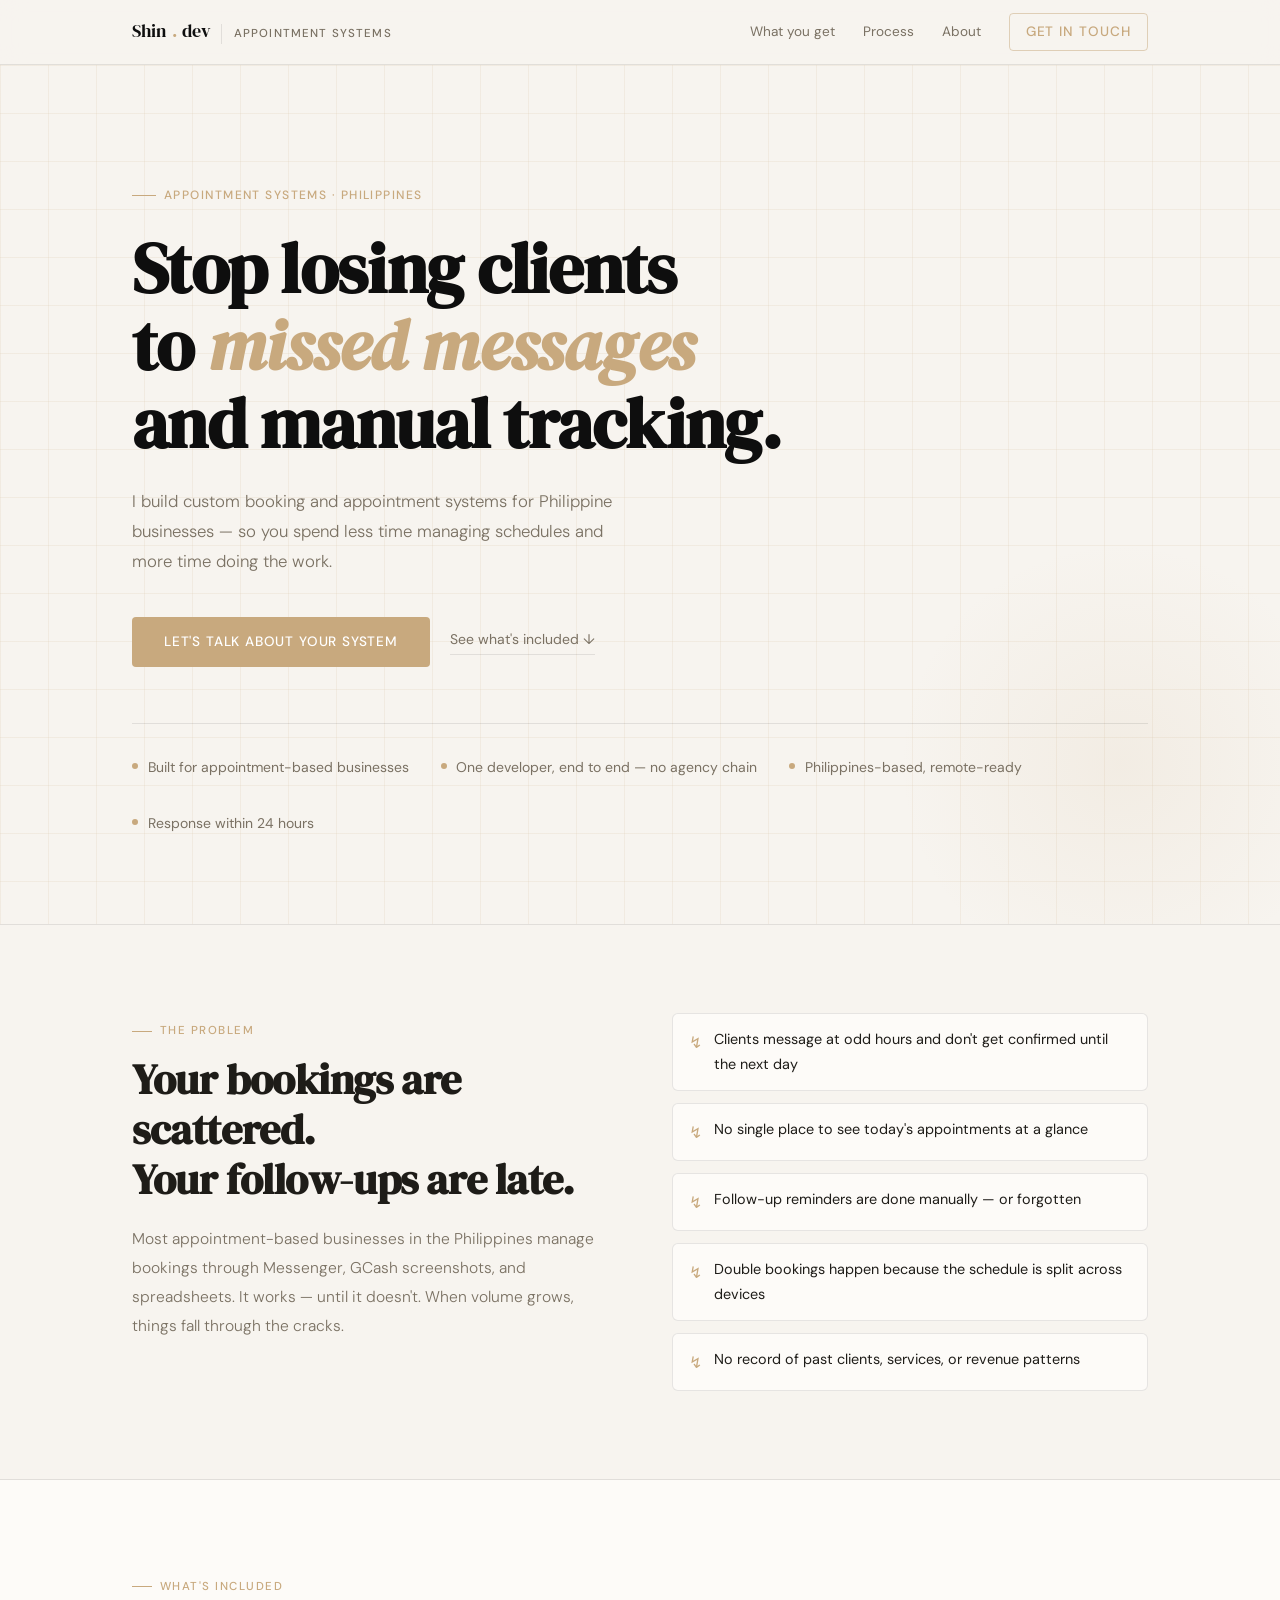
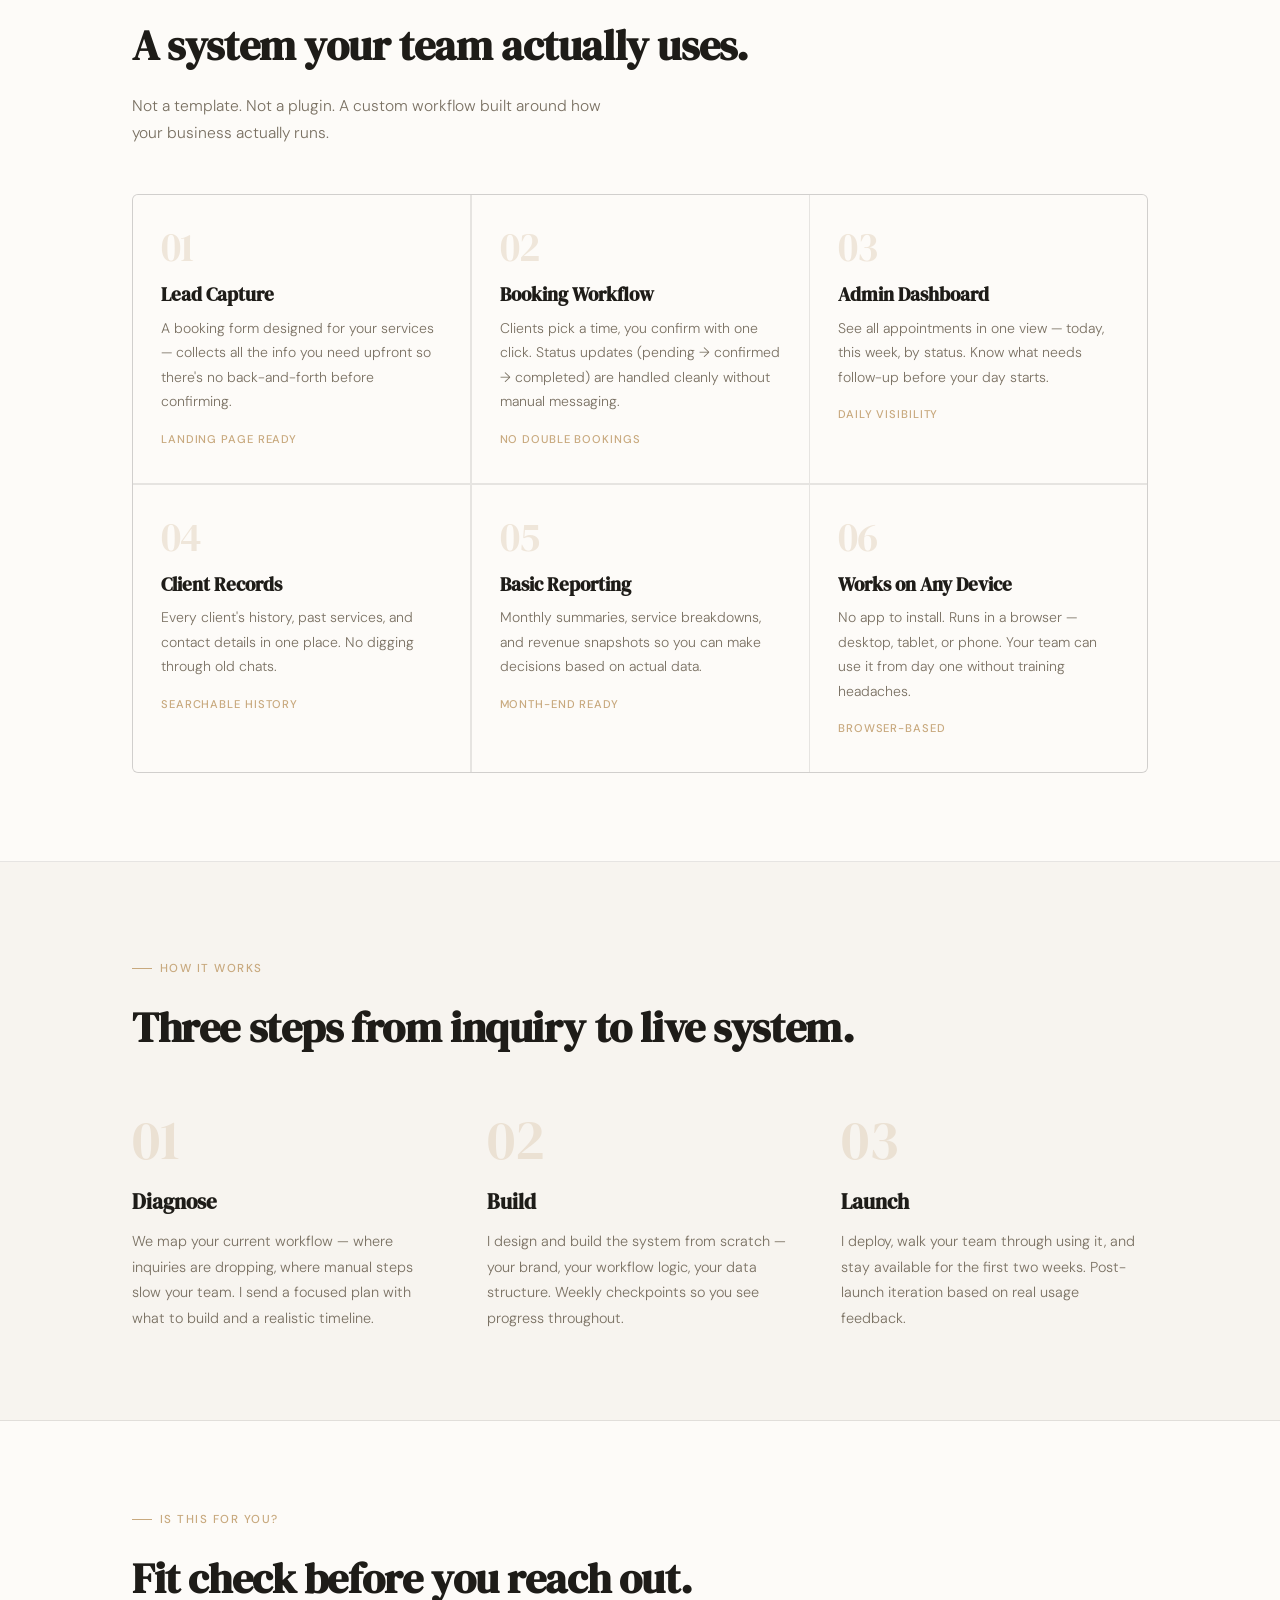
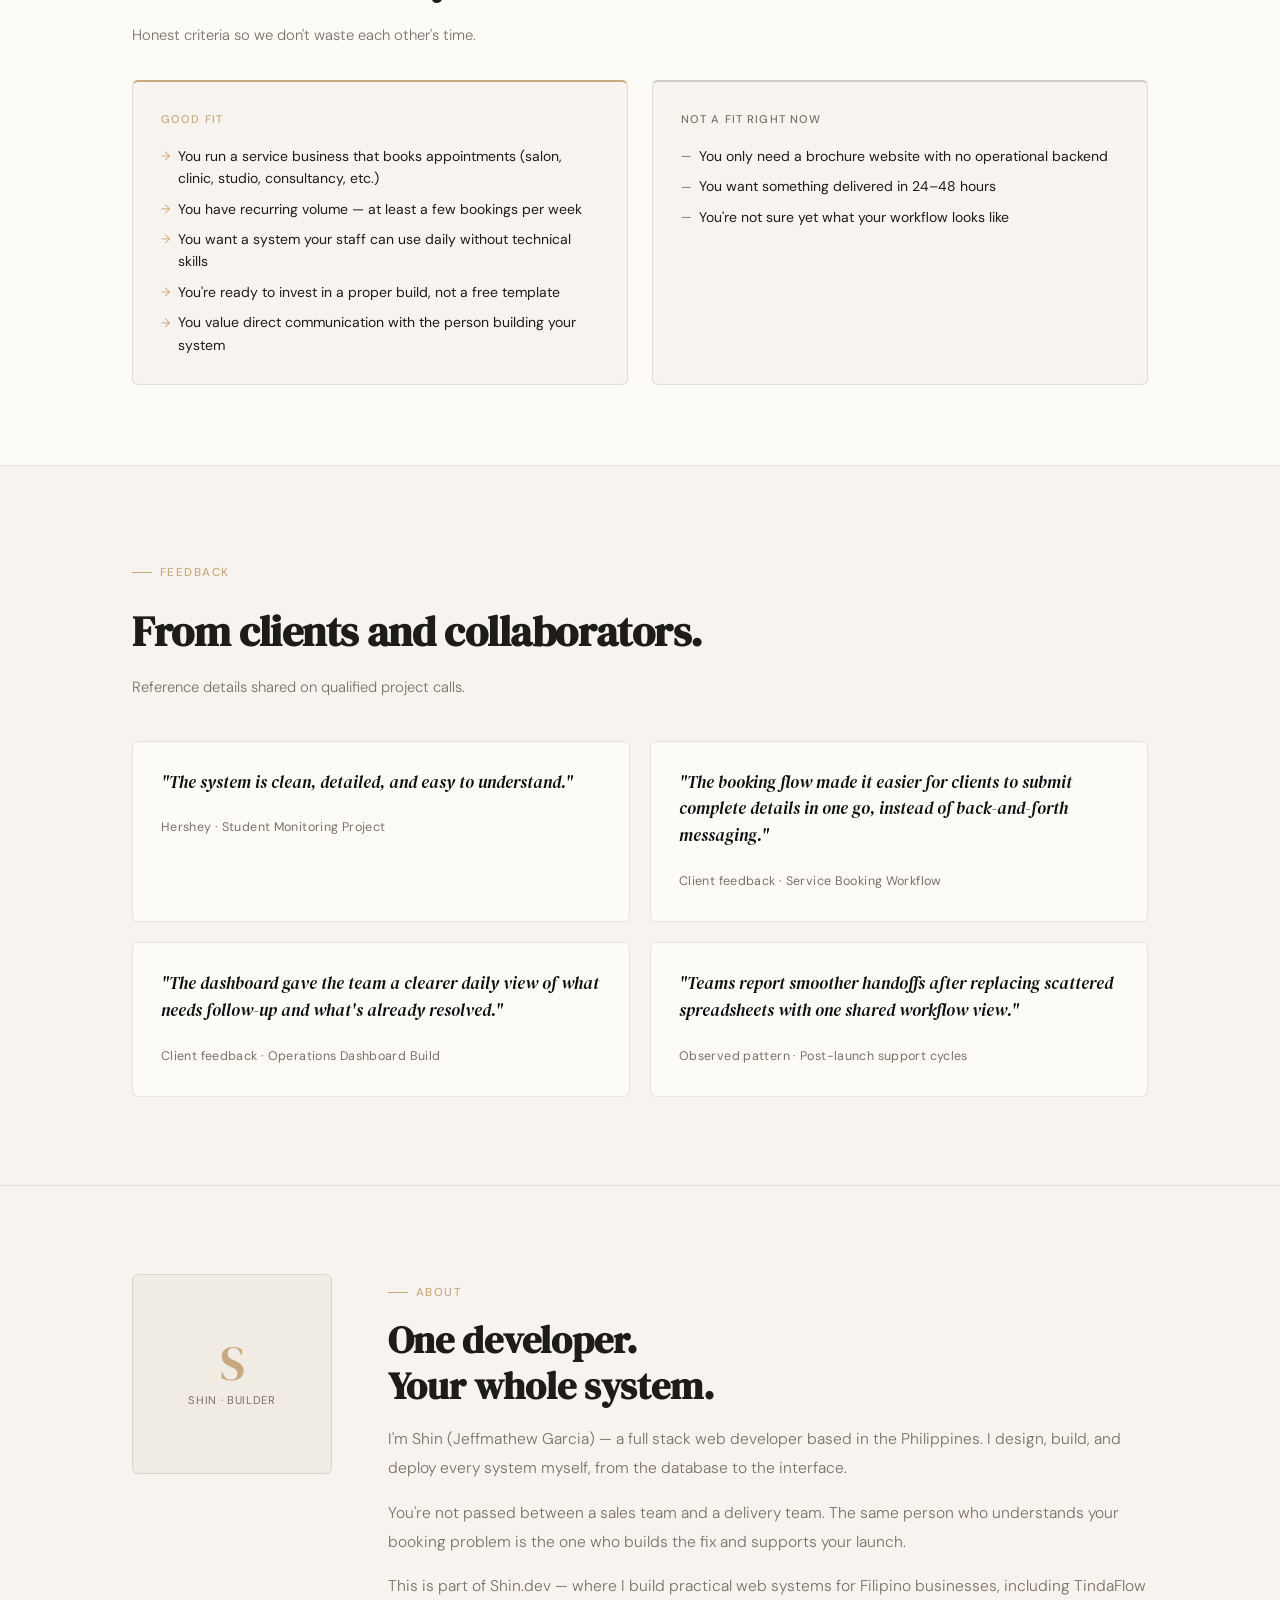
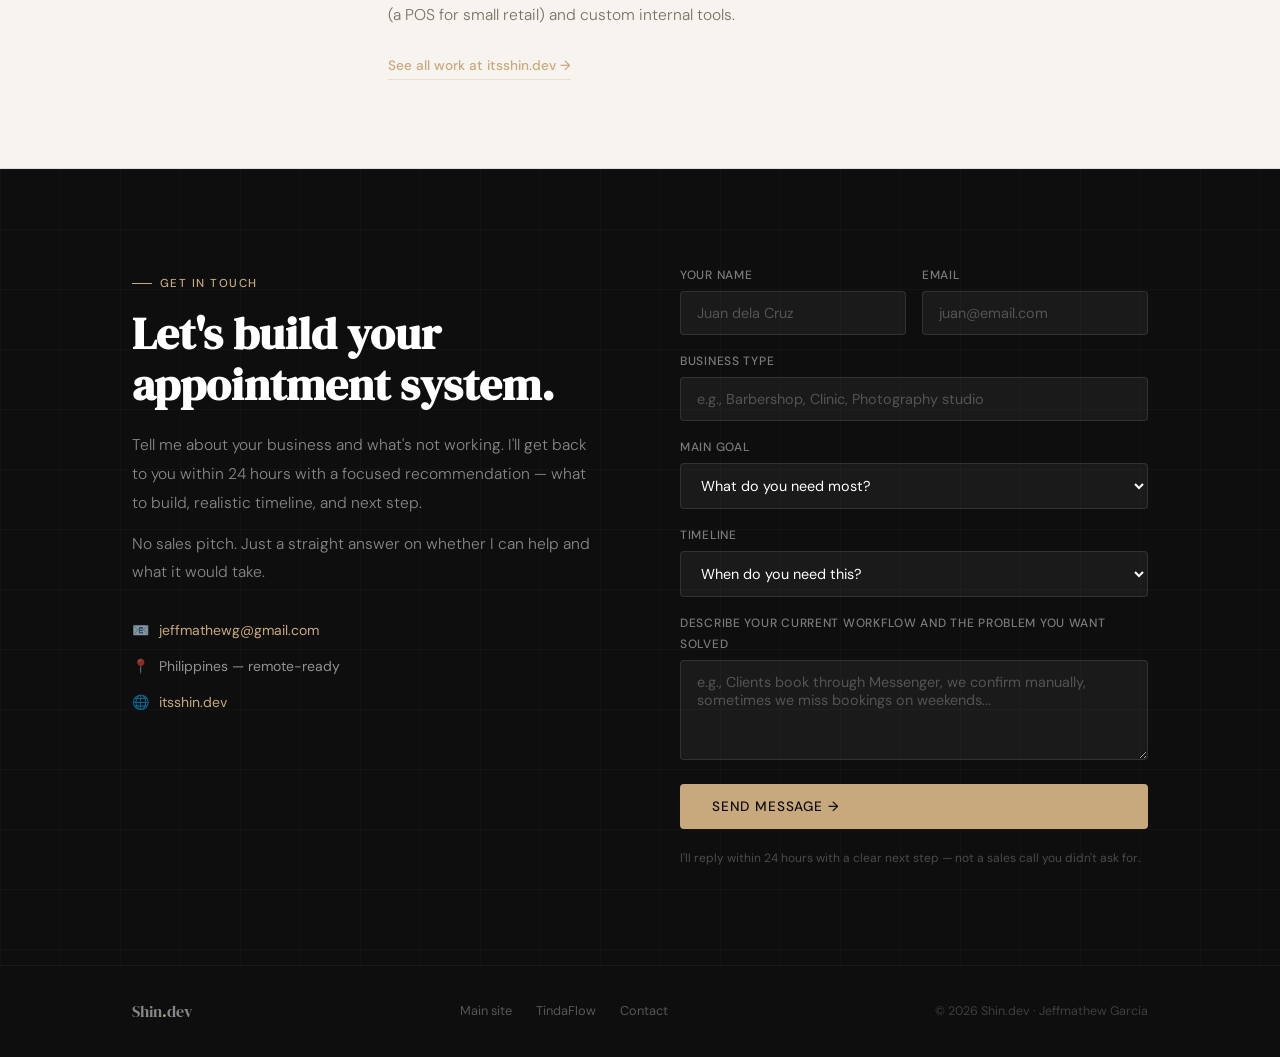
<file: index.html>
<!DOCTYPE html>
<html lang="en">
<head>
<meta charset="UTF-8">
<meta name="viewport" content="width=device-width, initial-scale=1.0">
<meta name="description" content="Shin.dev builds custom appointment and booking systems for Philippine businesses — lead capture, booking workflows, and admin dashboards built for daily use.">
<meta name="robots" content="index,follow">
<meta name="author" content="Jeffmathew Garcia — Shin.dev">
<meta name="theme-color" content="#f5f3ef">
<link rel="canonical" href="https://appointment.itsshin.dev/">
<meta property="og:type" content="website">
<meta property="og:site_name" content="Shin.dev">
<meta property="og:title" content="Appointment Systems for Philippine Businesses — Shin.dev">
<meta property="og:description" content="Custom booking and appointment systems built for Filipino businesses. Lead capture, scheduling, and admin workflows — without the enterprise price tag.">
<meta property="og:url" content="https://appointment.itsshin.dev/">
<meta name="twitter:card" content="summary_large_image">
<meta name="twitter:title" content="Appointment Systems for Philippine Businesses — Shin.dev">
<meta name="twitter:description" content="Custom booking and appointment systems built for Filipino businesses.">
<title>Appointment Systems — Shin.dev</title>

<link rel="preconnect" href="https://fonts.googleapis.com">
<link rel="preconnect" href="https://fonts.gstatic.com" crossorigin>
<link href="https://fonts.googleapis.com/css2?family=DM+Serif+Display:ital@0;1&family=DM+Sans:opsz,wght@9..40,300;9..40,400;9..40,500&display=swap" rel="stylesheet">

<style>
:root {
  /* Shared Shin.dev tokens */
  --ink:        #0e0e0e;
  --paper:      #f5f3ef;
  --gold:       #c8a97e;
  --gold-dark:  #a8865a;
  --serif:      'DM Serif Display', Georgia, serif;
  --sans:       'DM Sans', sans-serif;

  /* Appointment-specific — warmer, lighter */
  --bg:         #f7f4ef;
  --surface:    #fdfbf8;
  --surface-2:  #f0ece4;
  --border:     rgba(0,0,0,0.09);
  --text:       #1e1c18;
  --muted:      #7a7163;
  --accent:     #c8a97e;        /* gold — shared with itsshin.dev */
  --accent-2:   #8c6d4f;        /* darker warm brown for this subdomain */
  --line:       rgba(200,169,126,0.25);

  --radius:     4px;
  --radius-md:  6px;
  --shadow:     0 8px 32px rgba(0,0,0,0.06);
}

*, *::before, *::after { box-sizing: border-box; margin: 0; padding: 0; }
html { scroll-behavior: smooth; }

body {
  font-family: var(--sans);
  background: var(--bg);
  color: var(--text);
  font-size: 16px;
  line-height: 1.7;
  -webkit-font-smoothing: antialiased;
}

a { color: inherit; text-decoration: none; }
img { display: block; max-width: 100%; }

.container { max-width: 1080px; margin: 0 auto; padding: 0 2rem; }
.narrow    { max-width: 680px; }

/* ── LABEL ── */
.label {
  display: inline-flex; align-items: center; gap: 0.5rem;
  font-size: 0.72rem; font-weight: 500;
  letter-spacing: 0.13em; text-transform: uppercase;
  color: var(--accent);
  margin-bottom: 0.9rem;
}
.label::before {
  content: ''; display: block;
  width: 20px; height: 1px; background: var(--accent);
}

/* ── NAV ── */
.site-nav {
  position: sticky; top: 0; z-index: 50;
  background: rgba(247,244,239,0.92);
  backdrop-filter: blur(12px);
  border-bottom: 1px solid var(--border);
}
.nav-inner {
  display: flex; align-items: center;
  justify-content: space-between;
  min-height: 64px; gap: 1.5rem;
}
.nav-brand {
  font-family: var(--serif);
  font-size: 1.1rem;
  color: var(--ink);
  display: flex; align-items: baseline; gap: 0.35rem;
}
.nav-brand .dot { color: var(--accent); }
.nav-sub {
  font-family: var(--sans);
  font-size: 0.72rem; font-weight: 500;
  letter-spacing: 0.1em; text-transform: uppercase;
  color: var(--muted);
  border-left: 1px solid var(--border);
  padding-left: 0.75rem;
  margin-left: 0.25rem;
}
.nav-links {
  display: flex; align-items: center; gap: 1.75rem;
}
.nav-links a {
  font-size: 0.85rem; color: var(--muted);
  transition: color 0.2s;
}
.nav-links a:hover { color: var(--ink); }
.nav-cta {
  font-size: 0.78rem; font-weight: 500;
  letter-spacing: 0.07em; text-transform: uppercase;
  color: var(--accent) !important;
  border: 1px solid rgba(200,169,126,0.5);
  padding: 0.4rem 1rem;
  border-radius: var(--radius);
  transition: background 0.2s, color 0.2s !important;
}
.nav-cta:hover { background: var(--accent); color: #fff !important; }

/* ── HERO ── */
#hero {
  padding: 7rem 0 5.5rem;
  border-bottom: 1px solid var(--border);
  position: relative; overflow: hidden;
}
.hero-bg-pattern {
  position: absolute; inset: 0; pointer-events: none;
  background-image:
    linear-gradient(var(--line) 1px, transparent 1px),
    linear-gradient(90deg, var(--line) 1px, transparent 1px);
  background-size: 48px 48px;
  opacity: 0.5;
}
.hero-glow {
  position: absolute; bottom: -80px; right: -80px;
  width: 480px; height: 480px;
  background: radial-gradient(circle, rgba(200,169,126,0.10) 0%, transparent 65%);
  pointer-events: none;
}
.hero-inner { position: relative; }
.hero-eyebrow {
  display: inline-flex; align-items: center; gap: 0.5rem;
  font-size: 0.75rem; font-weight: 500;
  letter-spacing: 0.12em; text-transform: uppercase;
  color: var(--accent); margin-bottom: 1.5rem;
}
.hero-eyebrow::before {
  content: ''; display: block;
  width: 24px; height: 1px; background: var(--accent);
}
.hero-h1 {
  font-family: var(--serif);
  font-size: clamp(2.6rem, 5.5vw, 4.4rem);
  line-height: 1.1;
  letter-spacing: -0.01em;
  color: var(--ink);
  margin-bottom: 1.5rem;
  max-width: 700px;
}
.hero-h1 em { font-style: italic; color: var(--accent); }
.hero-sub {
  font-size: 1.05rem; font-weight: 300;
  color: var(--muted);
  max-width: 480px;
  margin-bottom: 2.5rem;
  line-height: 1.8;
}
.hero-actions { display: flex; align-items: center; gap: 1.25rem; flex-wrap: wrap; }

/* buttons */
.btn-primary {
  display: inline-block;
  background: var(--accent);
  color: #fff;
  font-size: 0.85rem; font-weight: 500;
  letter-spacing: 0.06em; text-transform: uppercase;
  padding: 0.85rem 2rem;
  border-radius: var(--radius);
  transition: background 0.2s, transform 0.15s;
}
.btn-primary:hover { background: var(--gold-dark); transform: translateY(-1px); }
.btn-ghost {
  display: inline-flex; align-items: center; gap: 0.35rem;
  font-size: 0.875rem; color: var(--muted);
  border-bottom: 1px solid var(--border);
  padding-bottom: 2px;
  transition: color 0.2s, border-color 0.2s;
}
.btn-ghost:hover { color: var(--ink); border-color: var(--muted); }

/* hero signals */
.hero-signals {
  display: flex; gap: 2rem; flex-wrap: wrap;
  margin-top: 3.5rem;
  padding-top: 2rem;
  border-top: 1px solid var(--border);
}
.signal {
  display: flex; align-items: flex-start; gap: 0.6rem;
  font-size: 0.875rem; color: var(--muted);
}
.signal-dot {
  width: 6px; height: 6px; border-radius: 50%;
  background: var(--accent);
  margin-top: 0.45rem; flex-shrink: 0;
}

/* ── PROBLEM ── */
#problem {
  padding: 5.5rem 0;
  border-bottom: 1px solid var(--border);
}
.problem-grid {
  display: grid;
  grid-template-columns: 1fr 1fr;
  gap: 4rem;
  align-items: start;
}
.problem-left h2 {
  font-family: var(--serif);
  font-size: clamp(1.8rem, 3.5vw, 2.6rem);
  line-height: 1.2;
  letter-spacing: -0.01em;
  margin-bottom: 1.25rem;
}
.problem-left p {
  font-size: 0.975rem; color: var(--muted);
  font-weight: 300; line-height: 1.85;
}
.pain-list { list-style: none; display: flex; flex-direction: column; gap: 0.75rem; }
.pain-list li {
  display: flex; align-items: flex-start; gap: 0.75rem;
  font-size: 0.9rem; color: var(--text);
  background: var(--surface);
  border: 1px solid var(--border);
  border-radius: var(--radius-md);
  padding: 0.85rem 1rem;
}
.pain-x {
  font-family: var(--serif);
  font-size: 1rem;
  color: var(--accent);
  flex-shrink: 0;
  margin-top: 0.1rem;
}

/* ── WHAT YOU GET ── */
#offer {
  padding: 5.5rem 0;
  background: var(--surface);
  border-bottom: 1px solid var(--border);
}
.offer-header { margin-bottom: 3rem; }
.offer-grid {
  display: grid;
  grid-template-columns: repeat(3, 1fr);
  gap: 1.5px;
  background: var(--border);
  border: 1px solid var(--border);
  border-radius: var(--radius-md);
  overflow: hidden;
}
.offer-card {
  background: var(--surface);
  padding: 2rem 1.75rem;
  transition: background 0.2s;
}
.offer-card:hover { background: var(--bg); }
.offer-num {
  font-family: var(--serif);
  font-size: 2.5rem;
  color: var(--line);
  line-height: 1;
  margin-bottom: 1rem;
  letter-spacing: -0.02em;
}
.offer-card h3 {
  font-family: var(--serif);
  font-size: 1.2rem;
  margin-bottom: 0.6rem;
  line-height: 1.2;
}
.offer-card p {
  font-size: 0.875rem; color: var(--muted);
  line-height: 1.75; font-weight: 300;
}
.offer-tag {
  display: inline-block; margin-top: 1rem;
  font-size: 0.7rem; font-weight: 500;
  letter-spacing: 0.08em; text-transform: uppercase;
  color: var(--accent);
}

/* ── HOW IT WORKS ── */
#process {
  padding: 5.5rem 0;
  border-bottom: 1px solid var(--border);
}
.process-steps {
  display: grid;
  grid-template-columns: repeat(3, 1fr);
  gap: 3rem;
  counter-reset: step;
  margin-top: 3rem;
}
.step {
  position: relative;
}
.step-num {
  font-family: var(--serif);
  font-size: 3.5rem;
  color: var(--line);
  line-height: 1;
  margin-bottom: 1rem;
  display: block;
}
.step h3 {
  font-family: var(--serif);
  font-size: 1.3rem;
  margin-bottom: 0.6rem;
}
.step p { font-size: 0.9rem; color: var(--muted); font-weight: 300; line-height: 1.8; }

/* ── FIT CHECK ── */
#fit {
  padding: 5rem 0;
  background: var(--surface);
  border-bottom: 1px solid var(--border);
}
.fit-grid { display: grid; grid-template-columns: 1fr 1fr; gap: 1.5rem; margin-top: 2rem; }
.fit-box {
  background: var(--bg);
  border: 1px solid var(--border);
  border-radius: var(--radius-md);
  padding: 1.75rem;
}
.fit-box.good { border-top: 2px solid var(--accent); }
.fit-box.bad  { border-top: 2px solid #ccc; }
.fit-box-label {
  font-size: 0.7rem; font-weight: 500;
  letter-spacing: 0.1em; text-transform: uppercase;
  color: var(--muted); margin-bottom: 1rem;
}
.fit-box.good .fit-box-label { color: var(--accent); }
.fit-list { list-style: none; display: flex; flex-direction: column; gap: 0.5rem; }
.fit-list li {
  font-size: 0.875rem; color: var(--text);
  display: flex; align-items: flex-start; gap: 0.5rem;
  line-height: 1.6;
}
.fit-list li::before {
  content: '→';
  color: var(--accent); flex-shrink: 0;
  font-size: 0.75rem; margin-top: 0.15rem;
}
.fit-box.bad .fit-list li::before { content: '—'; color: var(--muted); }

/* ── TESTIMONIALS ── */
#social-proof {
  padding: 5.5rem 0;
  border-bottom: 1px solid var(--border);
}
.testimonial-grid {
  display: grid;
  grid-template-columns: repeat(2, 1fr);
  gap: 1.25rem;
  margin-top: 2.5rem;
}
.testimonial {
  background: var(--surface);
  border: 1px solid var(--border);
  border-radius: var(--radius-md);
  padding: 1.75rem;
}
.testimonial blockquote {
  font-family: var(--serif);
  font-size: 1.05rem;
  font-style: italic;
  line-height: 1.6;
  color: var(--ink);
  margin-bottom: 1rem;
}
.testimonial cite {
  font-size: 0.78rem; font-style: normal;
  color: var(--muted); letter-spacing: 0.03em;
}

/* ── ABOUT ── */
#about {
  padding: 5.5rem 0;
  border-bottom: 1px solid var(--border);
}
.about-inner {
  display: grid;
  grid-template-columns: 200px 1fr;
  gap: 3.5rem;
  align-items: start;
}
.about-avatar {
  width: 100%;
  aspect-ratio: 1;
  background: var(--surface-2);
  border: 1px solid var(--border);
  border-radius: var(--radius-md);
  display: flex; align-items: center; justify-content: center;
  flex-direction: column; gap: 0.25rem;
}
.avatar-initials {
  font-family: var(--serif);
  font-size: 3rem; color: var(--accent);
  line-height: 1;
}
.avatar-sub {
  font-size: 0.7rem; color: var(--muted);
  letter-spacing: 0.06em; text-transform: uppercase;
}
.about-right h2 {
  font-family: var(--serif);
  font-size: clamp(1.75rem, 3vw, 2.4rem);
  line-height: 1.2; margin-bottom: 1rem;
}
.about-right p {
  font-size: 0.975rem; color: var(--muted);
  font-weight: 300; line-height: 1.85;
  margin-bottom: 1rem;
}
.about-link {
  display: inline-flex; align-items: center; gap: 0.35rem;
  font-size: 0.85rem; font-weight: 500;
  color: var(--accent);
  border-bottom: 1px solid rgba(200,169,126,0.3);
  padding-bottom: 2px;
  margin-top: 0.5rem;
  transition: border-color 0.2s;
}
.about-link:hover { border-color: var(--accent); }

/* ── CONTACT ── */
#contact {
  padding: 6rem 0;
  background: var(--ink);
  position: relative; overflow: hidden;
}
.contact-bg {
  position: absolute; inset: 0; pointer-events: none;
  background-image:
    linear-gradient(rgba(200,169,126,0.04) 1px, transparent 1px),
    linear-gradient(90deg, rgba(200,169,126,0.04) 1px, transparent 1px);
  background-size: 60px 60px;
}
.contact-inner {
  display: grid;
  grid-template-columns: 1fr 1fr;
  gap: 5rem;
  align-items: start;
  position: relative;
}
.contact-left { }
.contact-left .label { color: var(--accent); }
.contact-left .label::before { background: var(--accent); }
.contact-left h2 {
  font-family: var(--serif);
  font-size: clamp(1.9rem, 3.5vw, 2.8rem);
  line-height: 1.15;
  color: #fff;
  margin-bottom: 1.25rem;
}
.contact-left p {
  font-size: 0.975rem; color: rgba(255,255,255,0.5);
  font-weight: 300; line-height: 1.85;
  margin-bottom: 0.75rem;
}
.contact-info { margin-top: 2rem; display: flex; flex-direction: column; gap: 0.75rem; }
.contact-item {
  display: flex; align-items: center; gap: 0.6rem;
  font-size: 0.875rem; color: rgba(255,255,255,0.55);
}
.contact-item a { color: var(--accent); transition: opacity 0.2s; }
.contact-item a:hover { opacity: 0.8; }

/* form */
.contact-form { display: flex; flex-direction: column; gap: 1rem; }
.form-group { display: flex; flex-direction: column; gap: 0.35rem; }
.form-row { display: grid; grid-template-columns: 1fr 1fr; gap: 1rem; }
label {
  font-size: 0.75rem; font-weight: 500;
  letter-spacing: 0.06em; text-transform: uppercase;
  color: rgba(255,255,255,0.45);
}
input, select, textarea {
  background: rgba(255,255,255,0.05);
  border: 1px solid rgba(255,255,255,0.1);
  border-radius: var(--radius);
  padding: 0.75rem 1rem;
  font-family: var(--sans);
  font-size: 0.9rem;
  color: #fff;
  outline: none;
  transition: border-color 0.2s;
  width: 100%;
}
input::placeholder, textarea::placeholder { color: rgba(255,255,255,0.25); }
input:focus, select:focus, textarea:focus {
  border-color: rgba(200,169,126,0.5);
}
select option { background: #1a1a1a; }
textarea { resize: vertical; min-height: 100px; }
.btn-submit {
  margin-top: 0.5rem;
  background: var(--accent);
  color: var(--ink);
  border: none;
  font-family: var(--sans);
  font-size: 0.85rem; font-weight: 500;
  letter-spacing: 0.06em; text-transform: uppercase;
  padding: 0.9rem 2rem;
  border-radius: var(--radius);
  cursor: pointer;
  transition: background 0.2s, transform 0.15s;
  text-align: left;
}
.btn-submit:hover { background: var(--gold-dark); transform: translateY(-1px); }
.form-note {
  font-size: 0.75rem; color: rgba(255,255,255,0.25);
  line-height: 1.6; margin-top: 0.25rem;
}

/* ── FOOTER ── */
footer {
  background: var(--ink);
  border-top: 1px solid rgba(255,255,255,0.05);
  padding: 2rem 0;
}
.footer-inner {
  display: flex; align-items: center; justify-content: space-between;
  gap: 1.5rem; flex-wrap: wrap;
}
.footer-brand {
  font-family: var(--serif);
  font-size: 1rem; color: rgba(255,255,255,0.5);
}
.footer-brand span { color: var(--accent); }
.footer-links { display: flex; gap: 1.5rem; }
.footer-links a {
  font-size: 0.8rem; color: rgba(255,255,255,0.3);
  transition: color 0.2s;
}
.footer-links a:hover { color: rgba(255,255,255,0.7); }
.footer-copy { font-size: 0.78rem; color: rgba(255,255,255,0.2); }

/* ── REVEAL ── */
.reveal {
  opacity: 0;
  transform: translateY(18px);
  transition: opacity 0.55s ease, transform 0.55s ease;
}
.reveal.visible { opacity: 1; transform: none; }

/* ── RESPONSIVE ── */
@media (max-width: 768px) {
  .problem-grid,
  .offer-grid,
  .process-steps,
  .fit-grid,
  .testimonial-grid,
  .about-inner,
  .contact-inner {
    grid-template-columns: 1fr;
    gap: 2rem;
  }
  .offer-grid { gap: 1px; }
  .nav-links { display: none; }
  #hero { padding: 5rem 0 4rem; }
  .hero-signals { gap: 1rem; }
}
</style>
</head>
<body>

<!-- NAV -->
<header class="site-nav">
  <div class="container">
    <nav class="nav-inner">
      <a href="https://itsshin.dev" class="nav-brand">
        Shin<span class="dot">.</span>dev
        <span class="nav-sub">Appointment Systems</span>
      </a>
      <div class="nav-links">
        <a href="#offer">What you get</a>
        <a href="#process">Process</a>
        <a href="#about">About</a>
        <a href="#contact" class="nav-cta">Get in touch</a>
      </div>
    </nav>
  </div>
</header>

<!-- HERO -->
<section id="hero">
  <div class="hero-bg-pattern"></div>
  <div class="hero-glow"></div>
  <div class="container">
    <div class="hero-inner">
      <div class="hero-eyebrow">Appointment Systems · Philippines</div>
      <h1 class="hero-h1">
        Stop losing clients<br>
        to <em>missed messages</em><br>
        and manual tracking.
      </h1>
      <p class="hero-sub">
        I build custom booking and appointment systems for Philippine businesses — so you spend less time managing schedules and more time doing the work.
      </p>
      <div class="hero-actions">
        <a href="#contact" class="btn-primary">Let's talk about your system</a>
        <a href="#offer" class="btn-ghost">See what's included ↓</a>
      </div>

      <div class="hero-signals">
        <div class="signal"><span class="signal-dot"></span>Built for appointment-based businesses</div>
        <div class="signal"><span class="signal-dot"></span>One developer, end to end — no agency chain</div>
        <div class="signal"><span class="signal-dot"></span>Philippines-based, remote-ready</div>
        <div class="signal"><span class="signal-dot"></span>Response within 24 hours</div>
      </div>
    </div>
  </div>
</section>

<!-- PROBLEM -->
<section id="problem">
  <div class="container">
    <div class="problem-grid">
      <div class="problem-left reveal">
        <div class="label">The problem</div>
        <h2>Your bookings are scattered.<br>Your follow-ups are late.</h2>
        <p>Most appointment-based businesses in the Philippines manage bookings through Messenger, GCash screenshots, and spreadsheets. It works — until it doesn't. When volume grows, things fall through the cracks.</p>
      </div>
      <div class="reveal">
        <ul class="pain-list">
          <li><span class="pain-x">↯</span> Clients message at odd hours and don't get confirmed until the next day</li>
          <li><span class="pain-x">↯</span> No single place to see today's appointments at a glance</li>
          <li><span class="pain-x">↯</span> Follow-up reminders are done manually — or forgotten</li>
          <li><span class="pain-x">↯</span> Double bookings happen because the schedule is split across devices</li>
          <li><span class="pain-x">↯</span> No record of past clients, services, or revenue patterns</li>
        </ul>
      </div>
    </div>
  </div>
</section>

<!-- WHAT YOU GET -->
<section id="offer">
  <div class="container">
    <div class="offer-header reveal">
      <div class="label">What's included</div>
      <h2 style="font-family:var(--serif);font-size:clamp(1.8rem,3.5vw,2.6rem);letter-spacing:-0.01em;margin-bottom:0.75rem;">A system your team actually uses.</h2>
      <p style="font-size:0.975rem;color:var(--muted);font-weight:300;max-width:480px;">Not a template. Not a plugin. A custom workflow built around how your business actually runs.</p>
    </div>
    <div class="offer-grid">
      <div class="offer-card reveal">
        <div class="offer-num">01</div>
        <h3>Lead Capture</h3>
        <p>A booking form designed for your services — collects all the info you need upfront so there's no back-and-forth before confirming.</p>
        <span class="offer-tag">Landing page ready</span>
      </div>
      <div class="offer-card reveal">
        <div class="offer-num">02</div>
        <h3>Booking Workflow</h3>
        <p>Clients pick a time, you confirm with one click. Status updates (pending → confirmed → completed) are handled cleanly without manual messaging.</p>
        <span class="offer-tag">No double bookings</span>
      </div>
      <div class="offer-card reveal">
        <div class="offer-num">03</div>
        <h3>Admin Dashboard</h3>
        <p>See all appointments in one view — today, this week, by status. Know what needs follow-up before your day starts.</p>
        <span class="offer-tag">Daily visibility</span>
      </div>
      <div class="offer-card reveal">
        <div class="offer-num">04</div>
        <h3>Client Records</h3>
        <p>Every client's history, past services, and contact details in one place. No digging through old chats.</p>
        <span class="offer-tag">Searchable history</span>
      </div>
      <div class="offer-card reveal">
        <div class="offer-num">05</div>
        <h3>Basic Reporting</h3>
        <p>Monthly summaries, service breakdowns, and revenue snapshots so you can make decisions based on actual data.</p>
        <span class="offer-tag">Month-end ready</span>
      </div>
      <div class="offer-card reveal">
        <div class="offer-num">06</div>
        <h3>Works on Any Device</h3>
        <p>No app to install. Runs in a browser — desktop, tablet, or phone. Your team can use it from day one without training headaches.</p>
        <span class="offer-tag">Browser-based</span>
      </div>
    </div>
  </div>
</section>

<!-- PROCESS -->
<section id="process">
  <div class="container">
    <div class="reveal">
      <div class="label">How it works</div>
      <h2 style="font-family:var(--serif);font-size:clamp(1.8rem,3.5vw,2.6rem);letter-spacing:-0.01em;">Three steps from inquiry to live system.</h2>
    </div>
    <div class="process-steps">
      <div class="step reveal">
        <span class="step-num">01</span>
        <h3>Diagnose</h3>
        <p>We map your current workflow — where inquiries are dropping, where manual steps slow your team. I send a focused plan with what to build and a realistic timeline.</p>
      </div>
      <div class="step reveal">
        <span class="step-num">02</span>
        <h3>Build</h3>
        <p>I design and build the system from scratch — your brand, your workflow logic, your data structure. Weekly checkpoints so you see progress throughout.</p>
      </div>
      <div class="step reveal">
        <span class="step-num">03</span>
        <h3>Launch</h3>
        <p>I deploy, walk your team through using it, and stay available for the first two weeks. Post-launch iteration based on real usage feedback.</p>
      </div>
    </div>
  </div>
</section>

<!-- FIT CHECK -->
<section id="fit">
  <div class="container">
    <div class="reveal">
      <div class="label">Is this for you?</div>
      <h2 style="font-family:var(--serif);font-size:clamp(1.8rem,3.5vw,2.6rem);letter-spacing:-0.01em;margin-bottom:0.5rem;">Fit check before you reach out.</h2>
      <p style="font-size:0.925rem;color:var(--muted);font-weight:300;max-width:480px;margin-bottom:0;">Honest criteria so we don't waste each other's time.</p>
    </div>
    <div class="fit-grid">
      <div class="fit-box good reveal">
        <div class="fit-box-label">Good fit</div>
        <ul class="fit-list">
          <li>You run a service business that books appointments (salon, clinic, studio, consultancy, etc.)</li>
          <li>You have recurring volume — at least a few bookings per week</li>
          <li>You want a system your staff can use daily without technical skills</li>
          <li>You're ready to invest in a proper build, not a free template</li>
          <li>You value direct communication with the person building your system</li>
        </ul>
      </div>
      <div class="fit-box bad reveal">
        <div class="fit-box-label">Not a fit right now</div>
        <ul class="fit-list">
          <li>You only need a brochure website with no operational backend</li>
          <li>You want something delivered in 24–48 hours</li>
          <li>You're not sure yet what your workflow looks like</li>
        </ul>
      </div>
    </div>
  </div>
</section>

<!-- SOCIAL PROOF -->
<section id="social-proof">
  <div class="container">
    <div class="reveal">
      <div class="label">Feedback</div>
      <h2 style="font-family:var(--serif);font-size:clamp(1.8rem,3.5vw,2.6rem);letter-spacing:-0.01em;margin-bottom:0.5rem;">From clients and collaborators.</h2>
      <p style="font-size:0.925rem;color:var(--muted);font-weight:300;max-width:480px;">Reference details shared on qualified project calls.</p>
    </div>
    <div class="testimonial-grid">
      <div class="testimonial reveal">
        <blockquote>"The system is clean, detailed, and easy to understand."</blockquote>
        <cite>Hershey · Student Monitoring Project</cite>
      </div>
      <div class="testimonial reveal">
        <blockquote>"The booking flow made it easier for clients to submit complete details in one go, instead of back-and-forth messaging."</blockquote>
        <cite>Client feedback · Service Booking Workflow</cite>
      </div>
      <div class="testimonial reveal">
        <blockquote>"The dashboard gave the team a clearer daily view of what needs follow-up and what's already resolved."</blockquote>
        <cite>Client feedback · Operations Dashboard Build</cite>
      </div>
      <div class="testimonial reveal">
        <blockquote>"Teams report smoother handoffs after replacing scattered spreadsheets with one shared workflow view."</blockquote>
        <cite>Observed pattern · Post-launch support cycles</cite>
      </div>
    </div>
  </div>
</section>

<!-- ABOUT -->
<section id="about">
  <div class="container">
    <div class="about-inner">
      <div class="about-avatar reveal">
        <div class="avatar-initials">S</div>
        <span class="avatar-sub">Shin · Builder</span>
      </div>
      <div class="about-right reveal">
        <div class="label">About</div>
        <h2>One developer.<br>Your whole system.</h2>
        <p>I'm Shin (Jeffmathew Garcia) — a full stack web developer based in the Philippines. I design, build, and deploy every system myself, from the database to the interface.</p>
        <p>You're not passed between a sales team and a delivery team. The same person who understands your booking problem is the one who builds the fix and supports your launch.</p>
        <p>This is part of Shin.dev — where I build practical web systems for Filipino businesses, including TindaFlow (a POS for small retail) and custom internal tools.</p>
        <a href="https://itsshin.dev" class="about-link">See all work at itsshin.dev →</a>
      </div>
    </div>
  </div>
</section>

<!-- CONTACT -->
<section id="contact">
  <div class="contact-bg"></div>
  <div class="container">
    <div class="contact-inner">
      <div class="contact-left reveal">
        <div class="label">Get in touch</div>
        <h2>Let's build your appointment system.</h2>
        <p>Tell me about your business and what's not working. I'll get back to you within 24 hours with a focused recommendation — what to build, realistic timeline, and next step.</p>
        <p>No sales pitch. Just a straight answer on whether I can help and what it would take.</p>
        <div class="contact-info">
          <div class="contact-item">
            <span>📧</span>
            <a href="mailto:jeffmathewg@gmail.com">jeffmathewg@gmail.com</a>
          </div>
          <div class="contact-item">
            <span>📍</span>
            <span>Philippines — remote-ready</span>
          </div>
          <div class="contact-item">
            <span>🌐</span>
            <a href="https://itsshin.dev">itsshin.dev</a>
          </div>
        </div>
      </div>

      <div class="reveal">
        <form class="contact-form" action="https://formspree.io/f/mdayprkg" method="POST">
          <div class="form-row">
            <div class="form-group">
              <label for="name">Your name</label>
              <input type="text" id="name" name="name" placeholder="Juan dela Cruz" required>
            </div>
            <div class="form-group">
              <label for="email">Email</label>
              <input type="email" id="email" name="email" placeholder="juan@email.com" required>
            </div>
          </div>
          <div class="form-group">
            <label for="business-type">Business type</label>
            <input type="text" id="business-type" name="business_type" placeholder="e.g., Barbershop, Clinic, Photography studio" required>
          </div>
          <div class="form-group">
            <label for="goal">Main goal</label>
            <select id="goal" name="main_goal" required>
              <option value="">What do you need most?</option>
              <option value="online-booking">Online booking page for clients</option>
              <option value="admin-view">Admin view to manage appointments</option>
              <option value="both">Both — full booking system</option>
              <option value="advice">Not sure yet — need advice</option>
            </select>
          </div>
          <div class="form-group">
            <label for="timeline">Timeline</label>
            <select id="timeline" name="preferred_timeline">
              <option value="">When do you need this?</option>
              <option value="asap">As soon as possible</option>
              <option value="2weeks">Within 2 weeks</option>
              <option value="1month">Within 1 month</option>
              <option value="exploring">Just exploring for now</option>
            </select>
          </div>
          <div class="form-group">
            <label for="message">Describe your current workflow and the problem you want solved</label>
            <textarea id="message" name="message" rows="4" placeholder="e.g., Clients book through Messenger, we confirm manually, sometimes we miss bookings on weekends..." required></textarea>
          </div>
          <input type="hidden" name="_subject" value="Appointment System Inquiry — Shin.dev">
          <input type="hidden" name="lead_source" value="appointment.itsshin.dev">
          <button type="submit" class="btn-submit">Send message →</button>
          <p class="form-note">I'll reply within 24 hours with a clear next step — not a sales call you didn't ask for.</p>
        </form>
      </div>
    </div>
  </div>
</section>

<!-- FOOTER -->
<footer>
  <div class="container">
    <div class="footer-inner">
      <div class="footer-brand">Shin<span>.</span>dev</div>
      <div class="footer-links">
        <a href="https://itsshin.dev">Main site</a>
        <a href="https://tindaflow.itsshin.dev">TindaFlow</a>
        <a href="#contact">Contact</a>
      </div>
      <div class="footer-copy">© 2026 Shin.dev · Jeffmathew Garcia</div>
    </div>
  </div>
</footer>

<script>
// Scroll reveal
const reveals = document.querySelectorAll('.reveal');
const observer = new IntersectionObserver((entries) => {
  entries.forEach((e, i) => {
    if (e.isIntersecting) {
      setTimeout(() => e.target.classList.add('visible'), i * 70);
      observer.unobserve(e.target);
    }
  });
}, { threshold: 0.08 });
reveals.forEach(r => observer.observe(r));

// Form feedback
const form = document.querySelector('.contact-form');
if (form) {
  form.addEventListener('submit', () => {
    const btn = form.querySelector('.btn-submit');
    btn.textContent = 'Sending…';
    btn.disabled = true;
  });
}
</script>
</body>
</html>
</file>
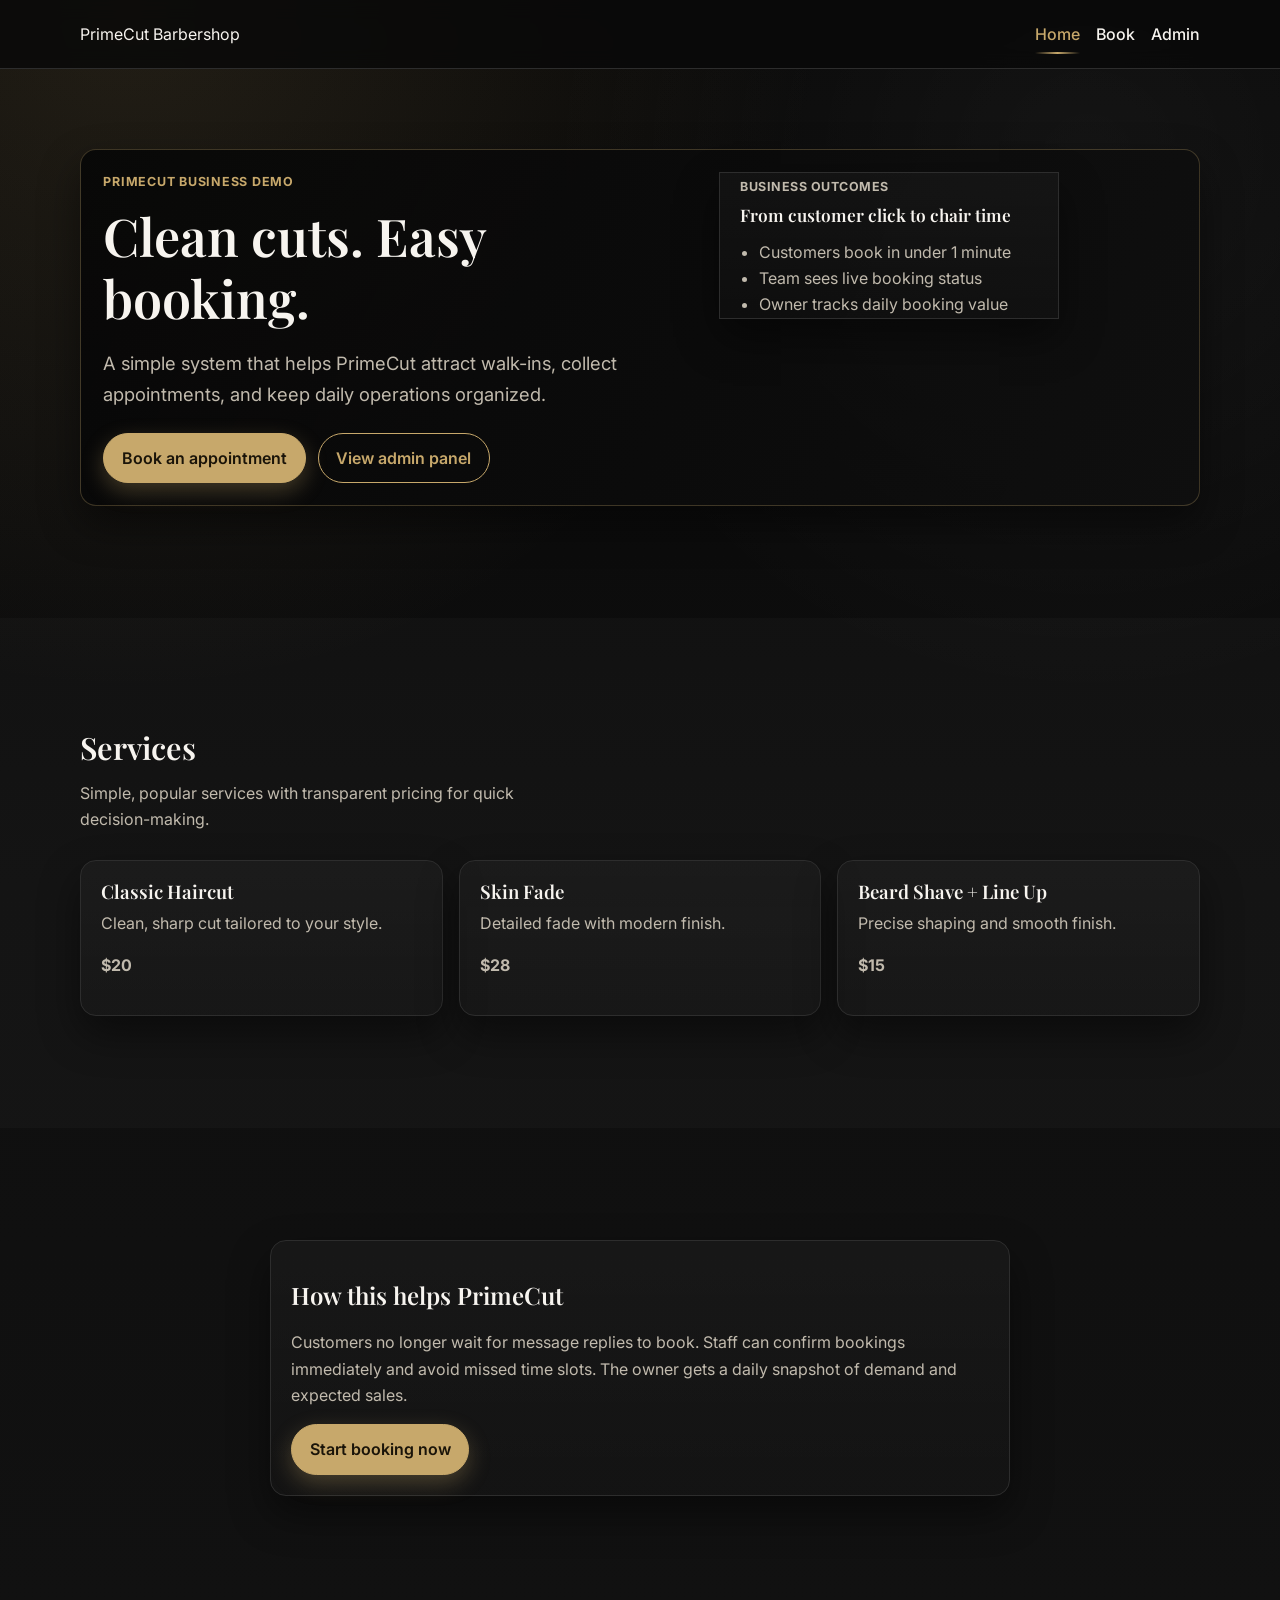
<file: primecut-demo/index.html>
<!doctype html>
<html lang="en">
<head>
  <meta charset="utf-8">
  <meta name="viewport" content="width=device-width, initial-scale=1">
  <meta name="description" content="PrimeCut Barbershop booking demo for small business operations.">
  <title>PrimeCut Barbershop Demo | Landing</title>
  <link rel="preconnect" href="https://fonts.googleapis.com">
  <link rel="preconnect" href="https://fonts.gstatic.com" crossorigin>
  <link href="https://fonts.googleapis.com/css2?family=Inter:wght@400;500;600;700;800&family=Playfair+Display:wght@500;600;700&display=swap" rel="stylesheet">
  <link rel="stylesheet" href="../assets/css/styles.css">
  <link rel="stylesheet" href="assets/css/demo.css">
</head>
<body class="demo-body">
  <a class="skip-link" href="#main-content">Skip to content</a>
  <header class="site-header" id="top">
    <div class="container nav-wrap">
      <a class="brand" href="index.html" aria-label="PrimeCut Barbershop home">PrimeCut Barbershop</a>
      <nav class="main-nav" aria-label="Demo navigation">
        <a href="index.html" aria-current="page">Home</a>
        <a href="booking.html">Book</a>
        <a href="admin.html">Admin</a>
      </nav>
    </div>
  </header>

  <main id="main-content">
    <section class="hero section">
      <div class="container hero-grid hero-surface">
        <div class="hero-copy reveal">
          <p class="eyebrow">PrimeCut business demo</p>
          <h1>Clean cuts. Easy booking.</h1>
          <p class="lead">A simple system that helps PrimeCut attract walk-ins, collect appointments, and keep daily operations organized.</p>
          <div class="hero-actions">
            <a class="btn" href="booking.html">Book an appointment</a>
            <a class="btn btn-ghost" href="admin.html">View admin panel</a>
          </div>
        </div>
        <aside class="hero-note reveal" aria-label="What this system does">
          <p class="panel-label">Business outcomes</p>
          <h2>From customer click to chair time</h2>
          <ul>
            <li>Customers book in under 1 minute</li>
            <li>Team sees live booking status</li>
            <li>Owner tracks daily booking value</li>
          </ul>
        </aside>
      </div>
    </section>

    <section class="section muted" id="services">
      <div class="container">
        <h2 class="section-title reveal">Services</h2>
        <p class="section-intro reveal">Simple, popular services with transparent pricing for quick decision-making.</p>
        <div class="card-grid">
          <article class="card reveal">
            <h3>Classic Haircut</h3>
            <p>Clean, sharp cut tailored to your style.</p>
            <p class="service-price">$20</p>
          </article>
          <article class="card reveal">
            <h3>Skin Fade</h3>
            <p>Detailed fade with modern finish.</p>
            <p class="service-price">$28</p>
          </article>
          <article class="card reveal">
            <h3>Beard Shave + Line Up</h3>
            <p>Precise shaping and smooth finish.</p>
            <p class="service-price">$15</p>
          </article>
        </div>
      </div>
    </section>

    <section class="section">
      <div class="container narrow reveal card">
        <h2>How this helps PrimeCut</h2>
        <p>Customers no longer wait for message replies to book. Staff can confirm bookings immediately and avoid missed time slots. The owner gets a daily snapshot of demand and expected sales.</p>
        <a class="btn" href="booking.html">Start booking now</a>
      </div>
    </section>
  </main>

  <script src="../assets/js/main.js"></script>
</body>
</html>
</file>
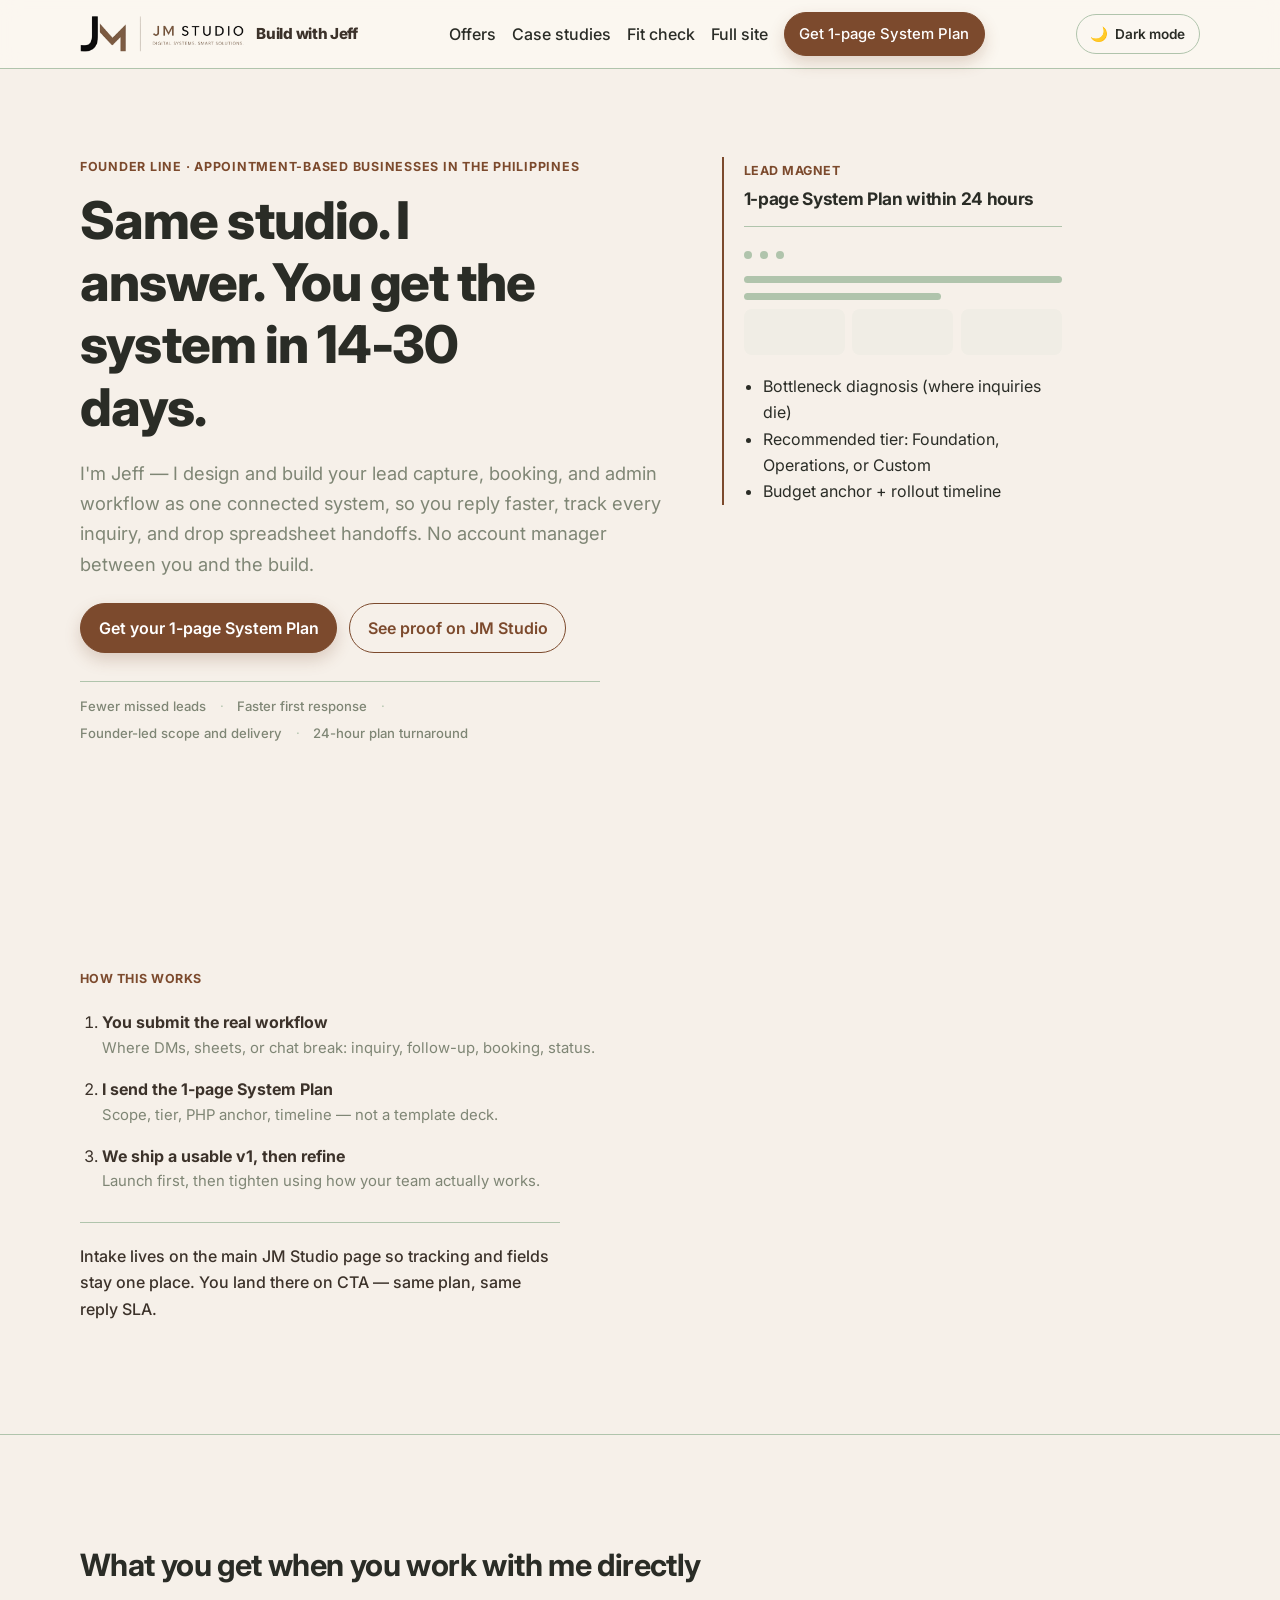
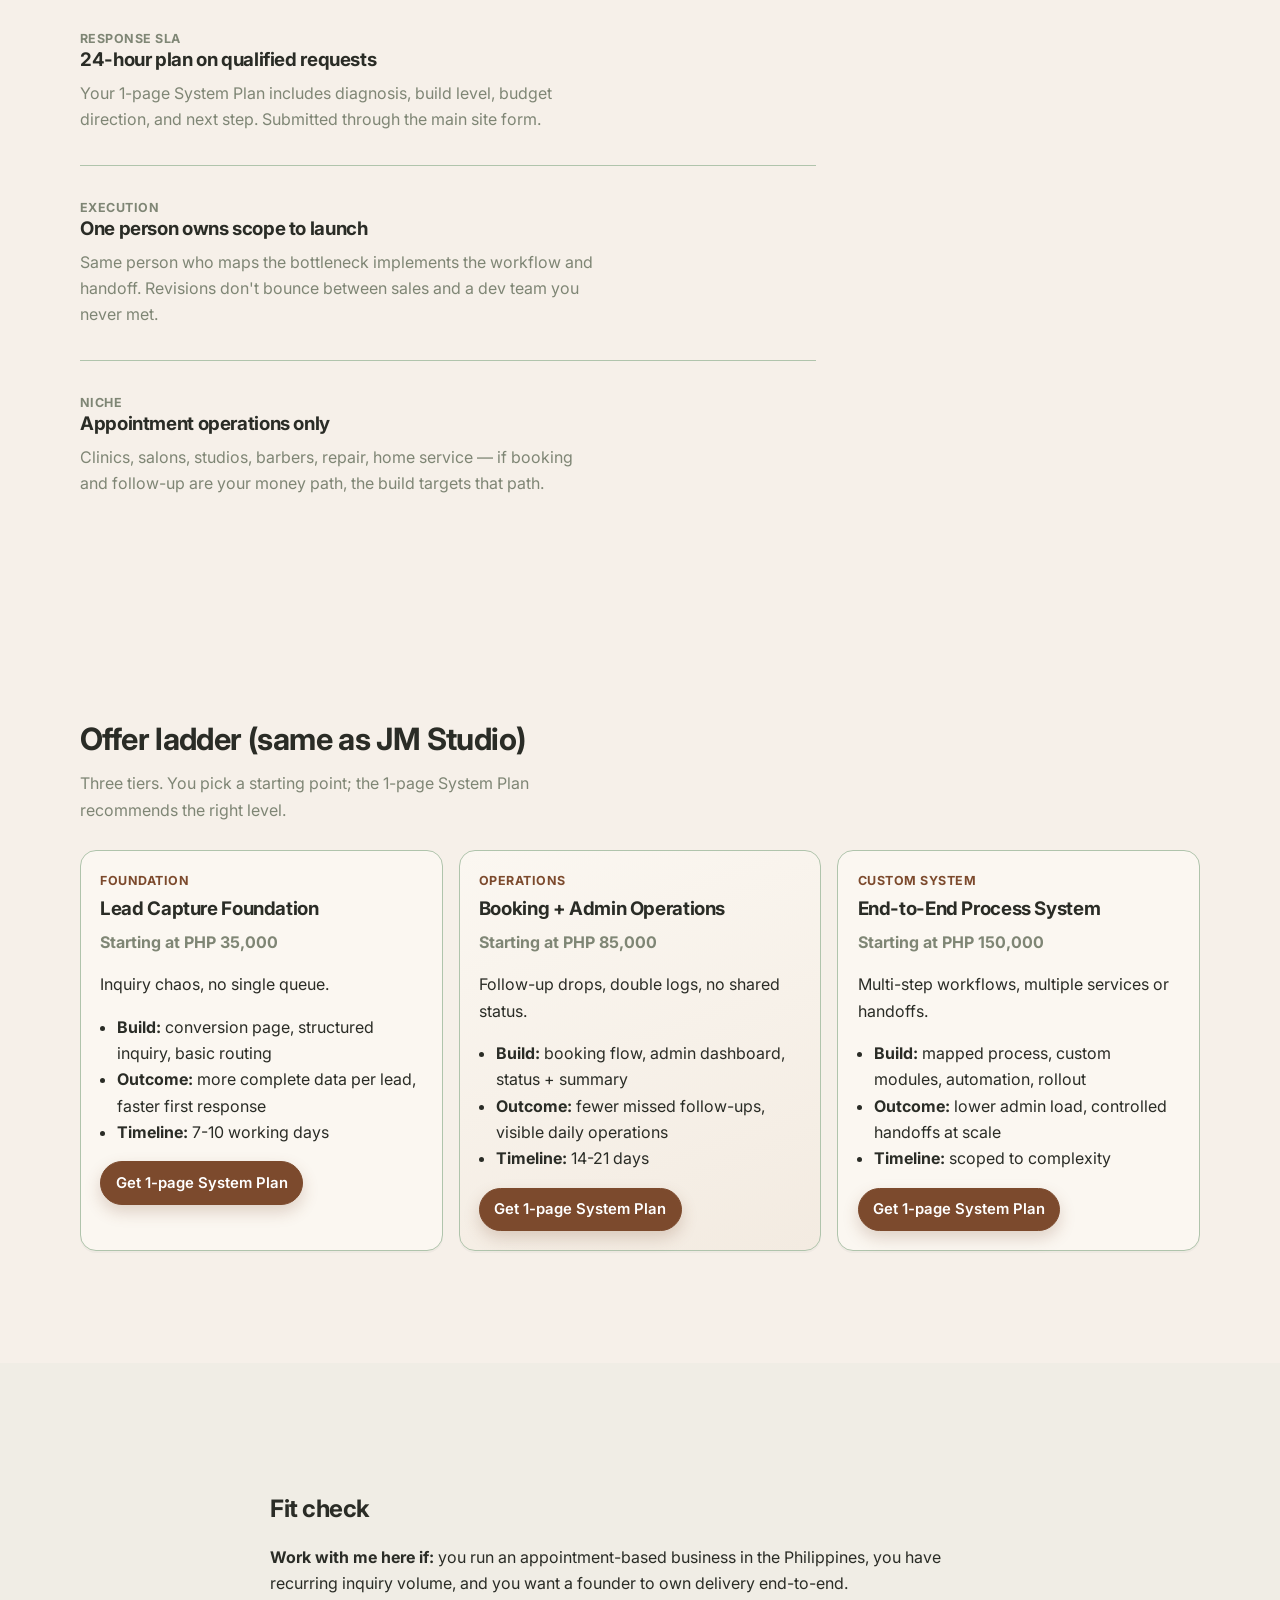
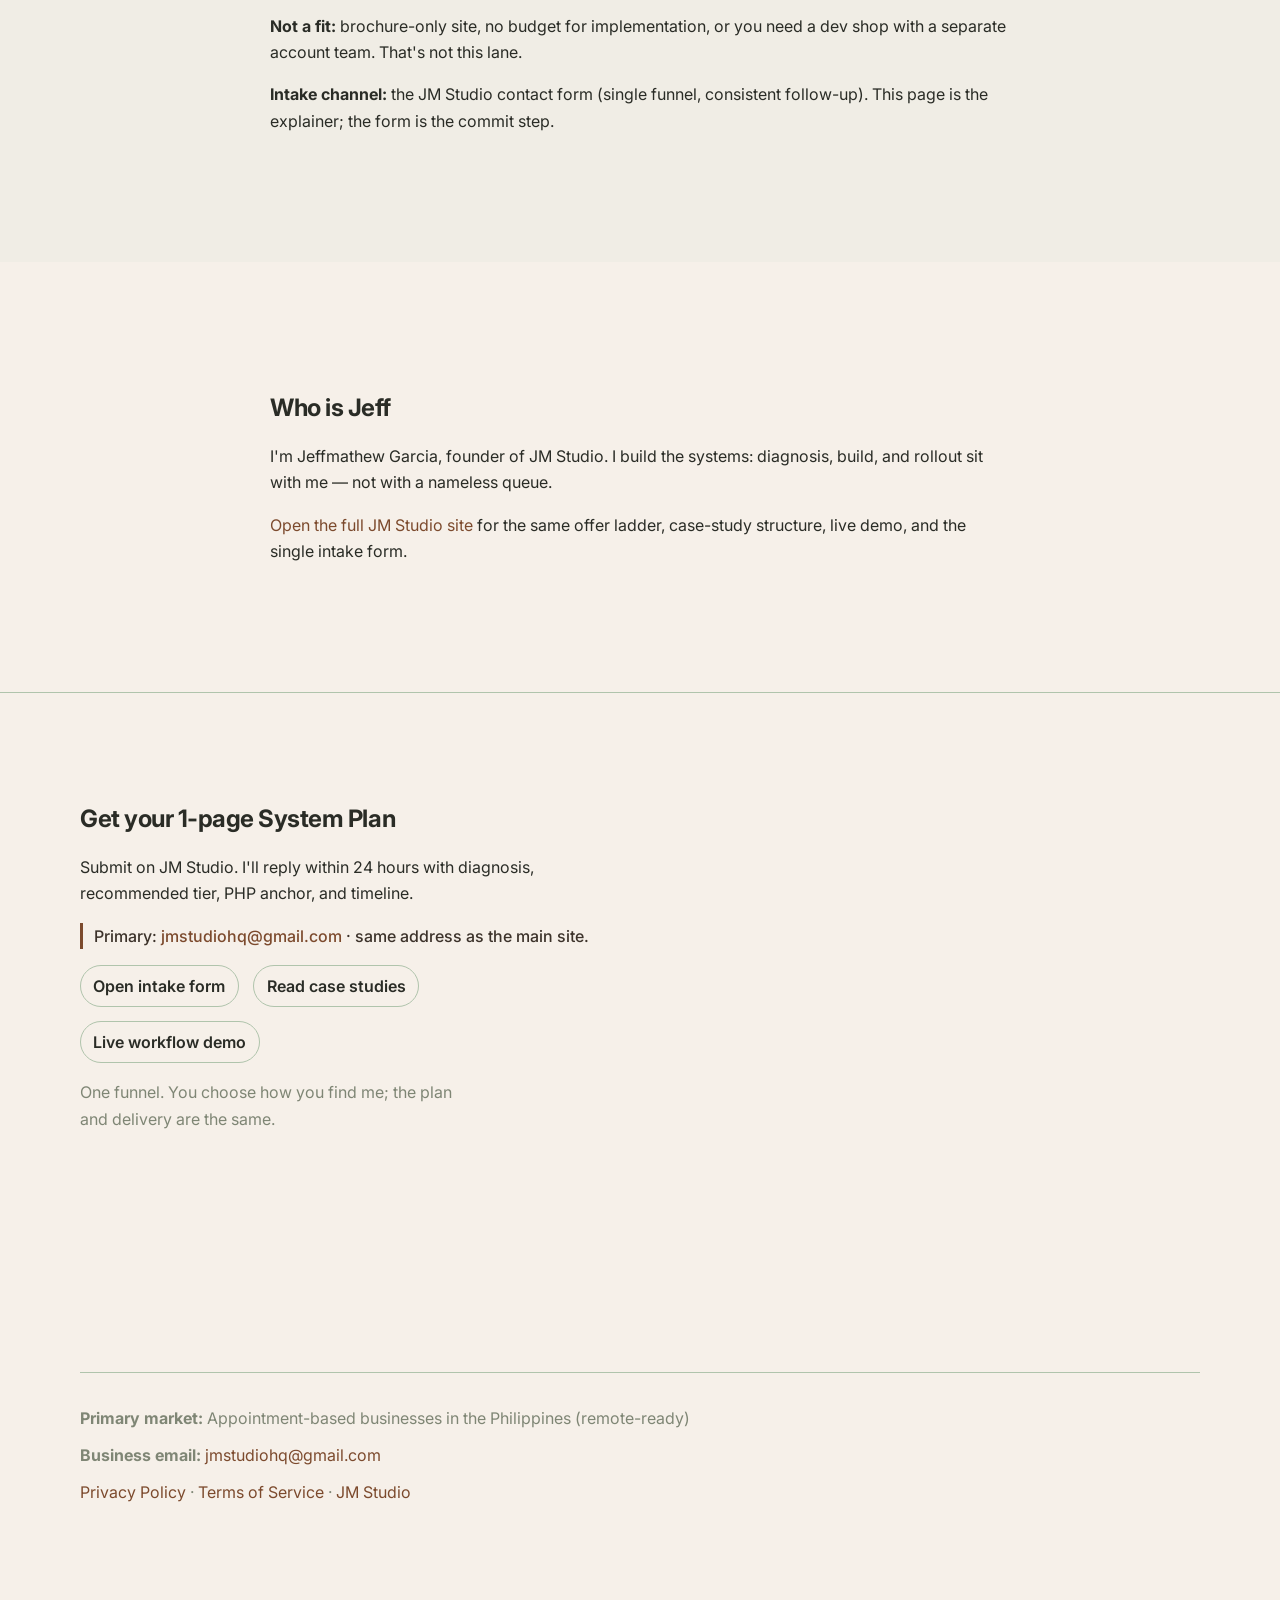
<file: buildwithjeff.html>
<!doctype html>
<html lang="en">
<head>
  <meta charset="utf-8">
  <meta name="viewport" content="width=device-width, initial-scale=1">
  <meta name="description" content="Build with Jeff — direct line to the founder of JM Studio. Systems for appointment-based businesses in the Philippines: lead capture, booking, and admin workflows.">
  <meta name="robots" content="index,follow">
  <meta name="theme-color" content="#0f172a">
  <title>Build with Jeff | Founder · JM Studio</title>
  <link rel="preconnect" href="https://fonts.googleapis.com">
  <link rel="preconnect" href="https://fonts.gstatic.com" crossorigin>
  <link href="https://fonts.googleapis.com/css2?family=Inter:wght@400;500;600;700;800&display=swap" rel="stylesheet">
  <link rel="stylesheet" href="assets/css/styles.css">
</head>
<body>
  <a class="skip-link" href="#main-content">Skip to content</a>

  <header class="site-header" id="top">
    <div class="container nav-wrap">
      <a class="brand brand-jeff" href="#top" aria-label="Build with Jeff home">
        <img class="brand-logo brand-logo-light" src="assets/images/logos/jmstudio-lightmode-withname-transparent.png" alt="JM Studio">
        <img class="brand-logo brand-logo-dark" src="assets/images/logos/jmstudio-darkmode-withname-transparent.png" alt="JM Studio">
        <span class="brand-wordmark">Build with Jeff</span>
      </a>
      <nav class="main-nav" aria-label="Main navigation">
        <a href="#offer-ladder">Offers</a>
        <a href="index.html?src=buildwithjeff_nav#case-studies">Case studies</a>
        <a href="#fit">Fit check</a>
        <a href="index.html?src=buildwithjeff_nav">Full site</a>
        <a href="index.html?src=buildwithjeff_nav#contact" class="btn btn-small">Get 1-page System Plan</a>
      </nav>
      <button class="theme-toggle" type="button" data-theme-toggle aria-label="Toggle color theme" aria-pressed="false">Dark mode</button>
    </div>
  </header>

  <main id="main-content">
    <section class="hero section section--hero">
      <div class="container hero-grid">
        <div class="hero-copy reveal">
          <p class="eyebrow">Founder line · appointment-based businesses in the Philippines</p>
          <h1>Same studio. I answer. You get the system in 14-30 days.</h1>
          <p class="lead">I&apos;m Jeff — I design and build your lead capture, booking, and admin workflow as one connected system, so you reply faster, track every inquiry, and drop spreadsheet handoffs. No account manager between you and the build.</p>
          <div class="hero-actions">
            <a href="index.html?src=buildwithjeff_hero#contact" class="btn">Get your 1-page System Plan</a>
            <a href="index.html?src=buildwithjeff_hero#case-studies" class="btn btn-ghost">See proof on JM Studio</a>
          </div>
          <ul class="trust-strip" aria-label="Core operating outcomes">
            <li>Fewer missed leads</li>
            <li>Faster first response</li>
            <li>Founder-led scope and delivery</li>
            <li>24-hour plan turnaround</li>
          </ul>
        </div>
        <aside class="hero-note reveal" aria-label="What you get first">
          <p class="panel-label">Lead magnet</p>
          <h2>1-page System Plan within 24 hours</h2>
          <div class="mock-window">
            <span class="dot"></span>
            <span class="dot"></span>
            <span class="dot"></span>
            <div class="mock-row"></div>
            <div class="mock-row short"></div>
            <div class="mock-grid">
              <div></div>
              <div></div>
              <div></div>
            </div>
          </div>
          <ul>
            <li>Bottleneck diagnosis (where inquiries die)</li>
            <li>Recommended tier: Foundation, Operations, or Custom</li>
            <li>Budget anchor + rollout timeline</li>
          </ul>
        </aside>
      </div>
    </section>

    <section class="section section--start">
      <div class="container">
        <div class="start-flow reveal" aria-label="How this works">
          <p class="panel-label">How this works</p>
          <ol class="start-steps">
            <li><strong>You submit the real workflow</strong><span>Where DMs, sheets, or chat break: inquiry, follow-up, booking, status.</span></li>
            <li><strong>I send the 1-page System Plan</strong><span>Scope, tier, PHP anchor, timeline — not a template deck.</span></li>
            <li><strong>We ship a usable v1, then refine</strong><span>Launch first, then tighten using how your team actually works.</span></li>
          </ol>
          <p class="start-note">Intake lives on the main JM Studio page so tracking and fields stay one place. You land there on CTA — same plan, same reply SLA.</p>
        </div>
      </div>
    </section>

    <section class="section section--authority">
      <div class="container">
        <h2 class="section-title reveal">What you get when you work with me directly</h2>
        <div class="authority-list">
          <article class="authority-item reveal">
            <p class="panel-label">Response SLA</p>
            <h3>24-hour plan on qualified requests</h3>
            <p>Your 1-page System Plan includes diagnosis, build level, budget direction, and next step. Submitted through the main site form.</p>
          </article>
          <article class="authority-item reveal">
            <p class="panel-label">Execution</p>
            <h3>One person owns scope to launch</h3>
            <p>Same person who maps the bottleneck implements the workflow and handoff. Revisions don&apos;t bounce between sales and a dev team you never met.</p>
          </article>
          <article class="authority-item reveal">
            <p class="panel-label">Niche</p>
            <h3>Appointment operations only</h3>
            <p>Clinics, salons, studios, barbers, repair, home service — if booking and follow-up are your money path, the build targets that path.</p>
          </article>
        </div>
      </div>
    </section>

    <section class="section" id="offer-ladder">
      <div class="container">
        <h2 class="section-title reveal">Offer ladder (same as JM Studio)</h2>
        <p class="section-intro reveal">Three tiers. You pick a starting point; the 1-page System Plan recommends the right level.</p>
        <div class="package-grid">
          <article class="package-card reveal">
            <p class="panel-label">Foundation</p>
            <h3>Lead Capture Foundation</h3>
            <p class="package-desc"><strong>Starting at PHP 35,000</strong></p>
            <p>Inquiry chaos, no single queue.</p>
            <ul>
              <li><strong>Build:</strong> conversion page, structured inquiry, basic routing</li>
              <li><strong>Outcome:</strong> more complete data per lead, faster first response</li>
              <li><strong>Timeline:</strong> 7-10 working days</li>
            </ul>
            <a href="index.html?src=buildwithjeff_ladder#contact" class="btn btn-small">Get 1-page System Plan</a>
          </article>
          <article class="package-card package-featured reveal">
            <p class="panel-label">Operations</p>
            <h3>Booking + Admin Operations</h3>
            <p class="package-desc"><strong>Starting at PHP 85,000</strong></p>
            <p>Follow-up drops, double logs, no shared status.</p>
            <ul>
              <li><strong>Build:</strong> booking flow, admin dashboard, status + summary</li>
              <li><strong>Outcome:</strong> fewer missed follow-ups, visible daily operations</li>
              <li><strong>Timeline:</strong> 14-21 days</li>
            </ul>
            <a href="index.html?src=buildwithjeff_ladder#contact" class="btn btn-small">Get 1-page System Plan</a>
          </article>
          <article class="package-card reveal">
            <p class="panel-label">Custom System</p>
            <h3>End-to-End Process System</h3>
            <p class="package-desc"><strong>Starting at PHP 150,000</strong></p>
            <p>Multi-step workflows, multiple services or handoffs.</p>
            <ul>
              <li><strong>Build:</strong> mapped process, custom modules, automation, rollout</li>
              <li><strong>Outcome:</strong> lower admin load, controlled handoffs at scale</li>
              <li><strong>Timeline:</strong> scoped to complexity</li>
            </ul>
            <a href="index.html?src=buildwithjeff_ladder#contact" class="btn btn-small">Get 1-page System Plan</a>
          </article>
        </div>
      </div>
    </section>

    <section class="section muted reveal" id="fit">
      <div class="container narrow">
        <h2>Fit check</h2>
        <p><strong>Work with me here if:</strong> you run an appointment-based business in the Philippines, you have recurring inquiry volume, and you want a founder to own delivery end-to-end.</p>
        <p><strong>Not a fit:</strong> brochure-only site, no budget for implementation, or you need a dev shop with a separate account team. That&apos;s not this lane.</p>
        <p><strong>Intake channel:</strong> the JM Studio contact form (single funnel, consistent follow-up). This page is the explainer; the form is the commit step.</p>
      </div>
    </section>

    <section class="section reveal" id="about">
      <div class="container narrow">
        <h2>Who is Jeff</h2>
        <p>I&apos;m Jeffmathew Garcia, founder of JM Studio. I build the systems: diagnosis, build, and rollout sit with me — not with a nameless queue.</p>
        <p><a href="index.html?src=buildwithjeff_about">Open the full JM Studio site</a> for the same offer ladder, case-study structure, live demo, and the single intake form.</p>
      </div>
    </section>

    <section class="section cta-section" id="start">
      <div class="container contact-wrap reveal">
        <div class="contact-copy">
          <h2>Get your 1-page System Plan</h2>
          <p>Submit on JM Studio. I&apos;ll reply within 24 hours with diagnosis, recommended tier, PHP anchor, and timeline.</p>
          <p class="response-note">Primary: <a href="mailto:jmstudiohq@gmail.com">jmstudiohq@gmail.com</a> · same address as the main site.</p>
          <div class="quick-links">
            <a href="index.html?src=buildwithjeff_cta#contact" class="quick-link">Open intake form</a>
            <a href="index.html?src=buildwithjeff_cta#case-studies" class="quick-link">Read case studies</a>
            <a href="primecut-demo/index.html?src=buildwithjeff_cta" class="quick-link">Live workflow demo</a>
          </div>
          <p class="contact-trust">One funnel. You choose how you find me; the plan and delivery are the same.</p>
        </div>
      </div>
    </section>

    <section class="section trust-footer-section">
      <div class="container trust-footer">
        <p><strong>Primary market:</strong> Appointment-based businesses in the Philippines (remote-ready)</p>
        <p><strong>Business email:</strong> <a href="mailto:jmstudiohq@gmail.com">jmstudiohq@gmail.com</a></p>
        <p><a href="privacy.html">Privacy Policy</a> &middot; <a href="terms.html">Terms of Service</a> &middot; <a href="index.html">JM Studio</a></p>
      </div>
    </section>
  </main>

  <div class="mobile-cta" aria-label="Quick contact actions">
    <a href="index.html?src=buildwithjeff_mobile#contact" class="btn btn-small">Get 1-page System Plan</a>
    <a href="mailto:jmstudiohq@gmail.com" class="btn btn-small btn-ghost">Email</a>
  </div>

  <script src="assets/js/main.js"></script>
</body>
</html>
</file>
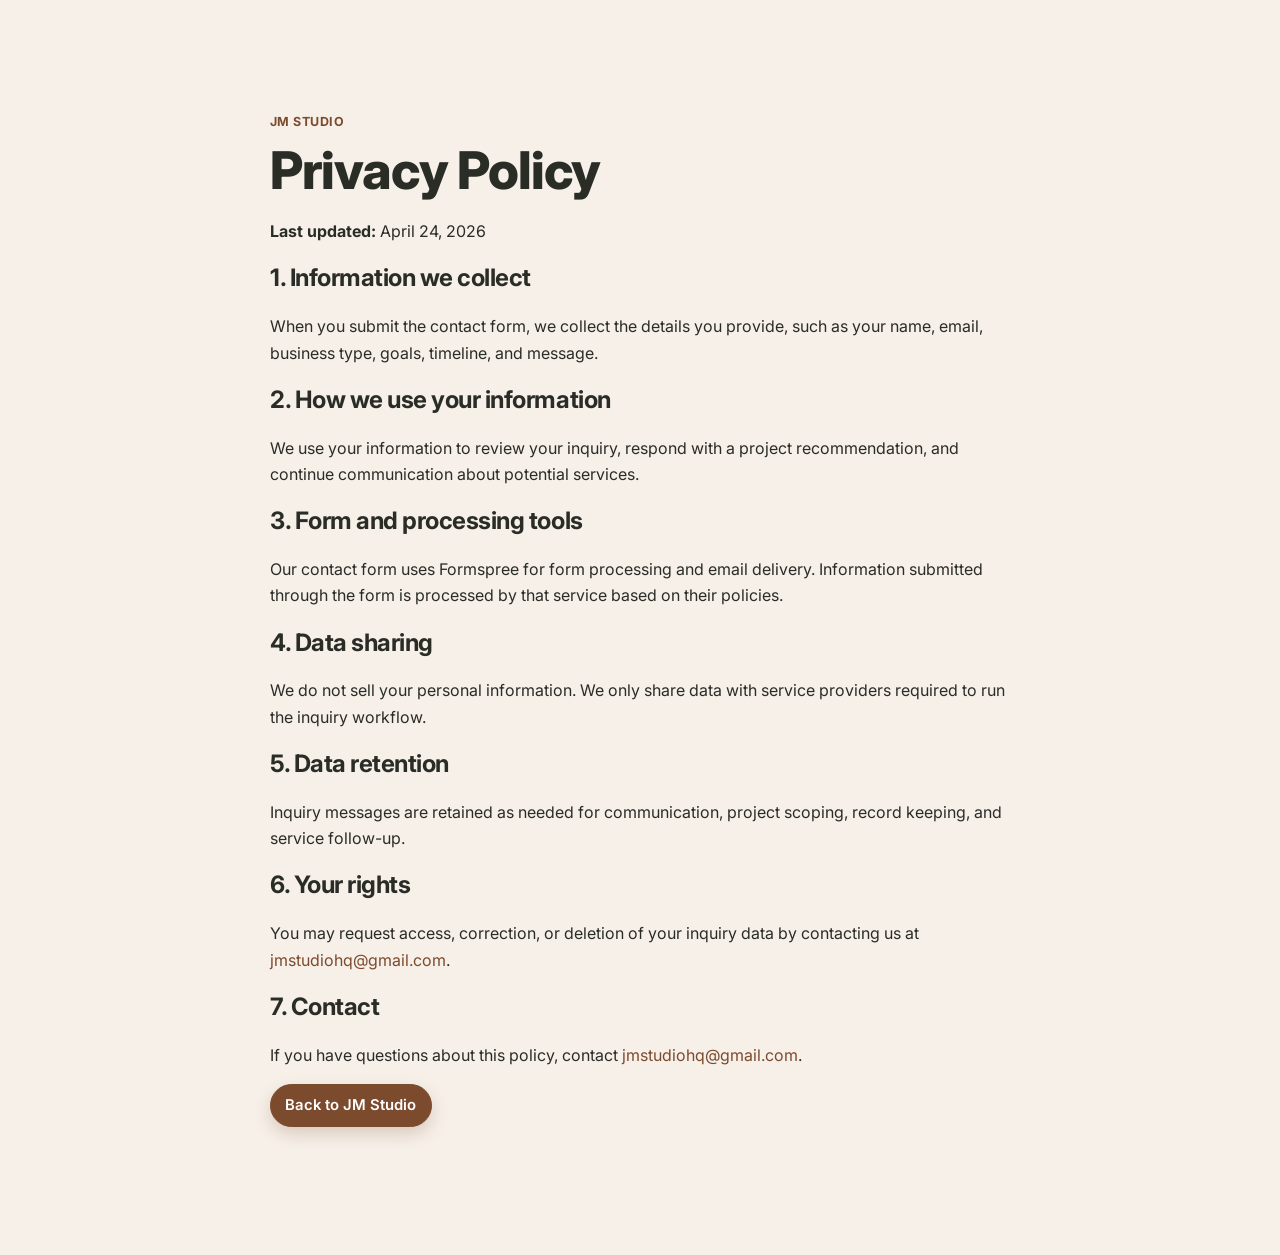
<file: privacy.html>
<!doctype html>
<html lang="en">
<head>
  <meta charset="utf-8">
  <meta name="viewport" content="width=device-width, initial-scale=1">
  <meta name="robots" content="index,follow">
  <meta name="description" content="Privacy Policy for JM Studio.">
  <title>Privacy Policy | JM Studio</title>
  <link rel="preconnect" href="https://fonts.googleapis.com">
  <link rel="preconnect" href="https://fonts.gstatic.com" crossorigin>
  <link href="https://fonts.googleapis.com/css2?family=Inter:wght@400;500;600;700;800&display=swap" rel="stylesheet">
  <link rel="stylesheet" href="assets/css/styles.css">
</head>
<body>
  <main class="section">
    <div class="container narrow">
      <p class="panel-label">JM Studio</p>
      <h1>Privacy Policy</h1>
      <p><strong>Last updated:</strong> April 24, 2026</p>

      <h2>1. Information we collect</h2>
      <p>When you submit the contact form, we collect the details you provide, such as your name, email, business type, goals, timeline, and message.</p>

      <h2>2. How we use your information</h2>
      <p>We use your information to review your inquiry, respond with a project recommendation, and continue communication about potential services.</p>

      <h2>3. Form and processing tools</h2>
      <p>Our contact form uses Formspree for form processing and email delivery. Information submitted through the form is processed by that service based on their policies.</p>

      <h2>4. Data sharing</h2>
      <p>We do not sell your personal information. We only share data with service providers required to run the inquiry workflow.</p>

      <h2>5. Data retention</h2>
      <p>Inquiry messages are retained as needed for communication, project scoping, record keeping, and service follow-up.</p>

      <h2>6. Your rights</h2>
      <p>You may request access, correction, or deletion of your inquiry data by contacting us at <a href="mailto:jmstudiohq@gmail.com">jmstudiohq@gmail.com</a>.</p>

      <h2>7. Contact</h2>
      <p>If you have questions about this policy, contact <a href="mailto:jmstudiohq@gmail.com">jmstudiohq@gmail.com</a>.</p>

      <p><a class="btn btn-small" href="index.html">Back to JM Studio</a></p>
    </div>
  </main>
</body>
</html>
</file>
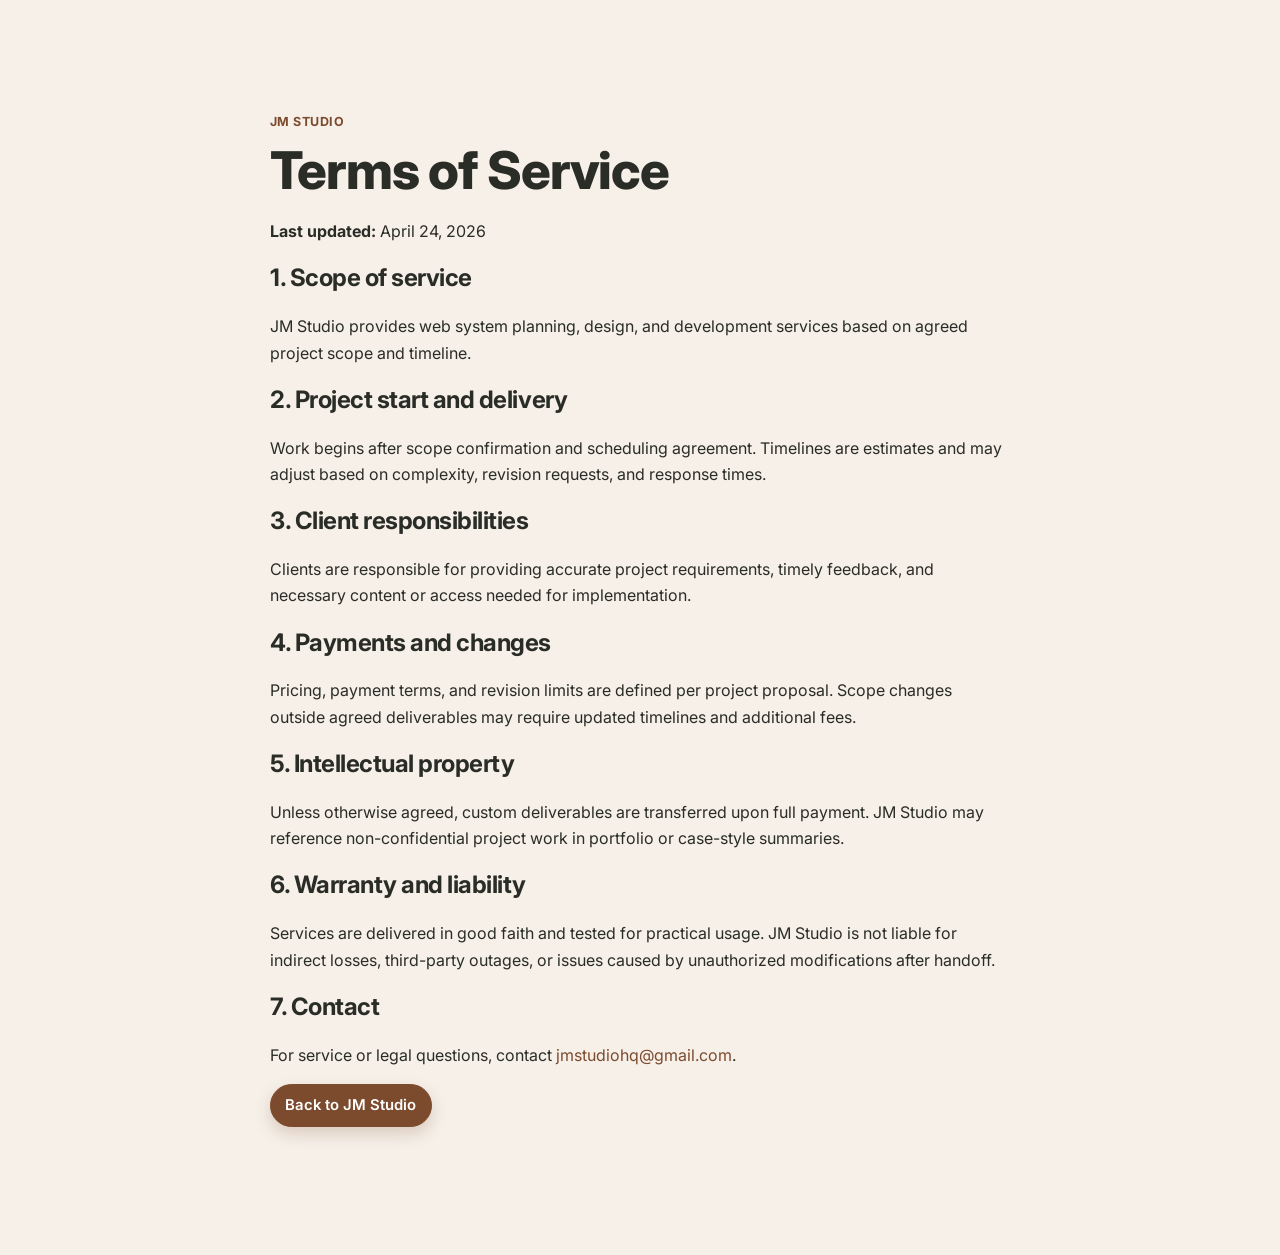
<file: terms.html>
<!doctype html>
<html lang="en">
<head>
  <meta charset="utf-8">
  <meta name="viewport" content="width=device-width, initial-scale=1">
  <meta name="robots" content="index,follow">
  <meta name="description" content="Terms of Service for JM Studio.">
  <title>Terms of Service | JM Studio</title>
  <link rel="preconnect" href="https://fonts.googleapis.com">
  <link rel="preconnect" href="https://fonts.gstatic.com" crossorigin>
  <link href="https://fonts.googleapis.com/css2?family=Inter:wght@400;500;600;700;800&display=swap" rel="stylesheet">
  <link rel="stylesheet" href="assets/css/styles.css">
</head>
<body>
  <main class="section">
    <div class="container narrow">
      <p class="panel-label">JM Studio</p>
      <h1>Terms of Service</h1>
      <p><strong>Last updated:</strong> April 24, 2026</p>

      <h2>1. Scope of service</h2>
      <p>JM Studio provides web system planning, design, and development services based on agreed project scope and timeline.</p>

      <h2>2. Project start and delivery</h2>
      <p>Work begins after scope confirmation and scheduling agreement. Timelines are estimates and may adjust based on complexity, revision requests, and response times.</p>

      <h2>3. Client responsibilities</h2>
      <p>Clients are responsible for providing accurate project requirements, timely feedback, and necessary content or access needed for implementation.</p>

      <h2>4. Payments and changes</h2>
      <p>Pricing, payment terms, and revision limits are defined per project proposal. Scope changes outside agreed deliverables may require updated timelines and additional fees.</p>

      <h2>5. Intellectual property</h2>
      <p>Unless otherwise agreed, custom deliverables are transferred upon full payment. JM Studio may reference non-confidential project work in portfolio or case-style summaries.</p>

      <h2>6. Warranty and liability</h2>
      <p>Services are delivered in good faith and tested for practical usage. JM Studio is not liable for indirect losses, third-party outages, or issues caused by unauthorized modifications after handoff.</p>

      <h2>7. Contact</h2>
      <p>For service or legal questions, contact <a href="mailto:jmstudiohq@gmail.com">jmstudiohq@gmail.com</a>.</p>

      <p><a class="btn btn-small" href="index.html">Back to JM Studio</a></p>
    </div>
  </main>
</body>
</html>
</file>
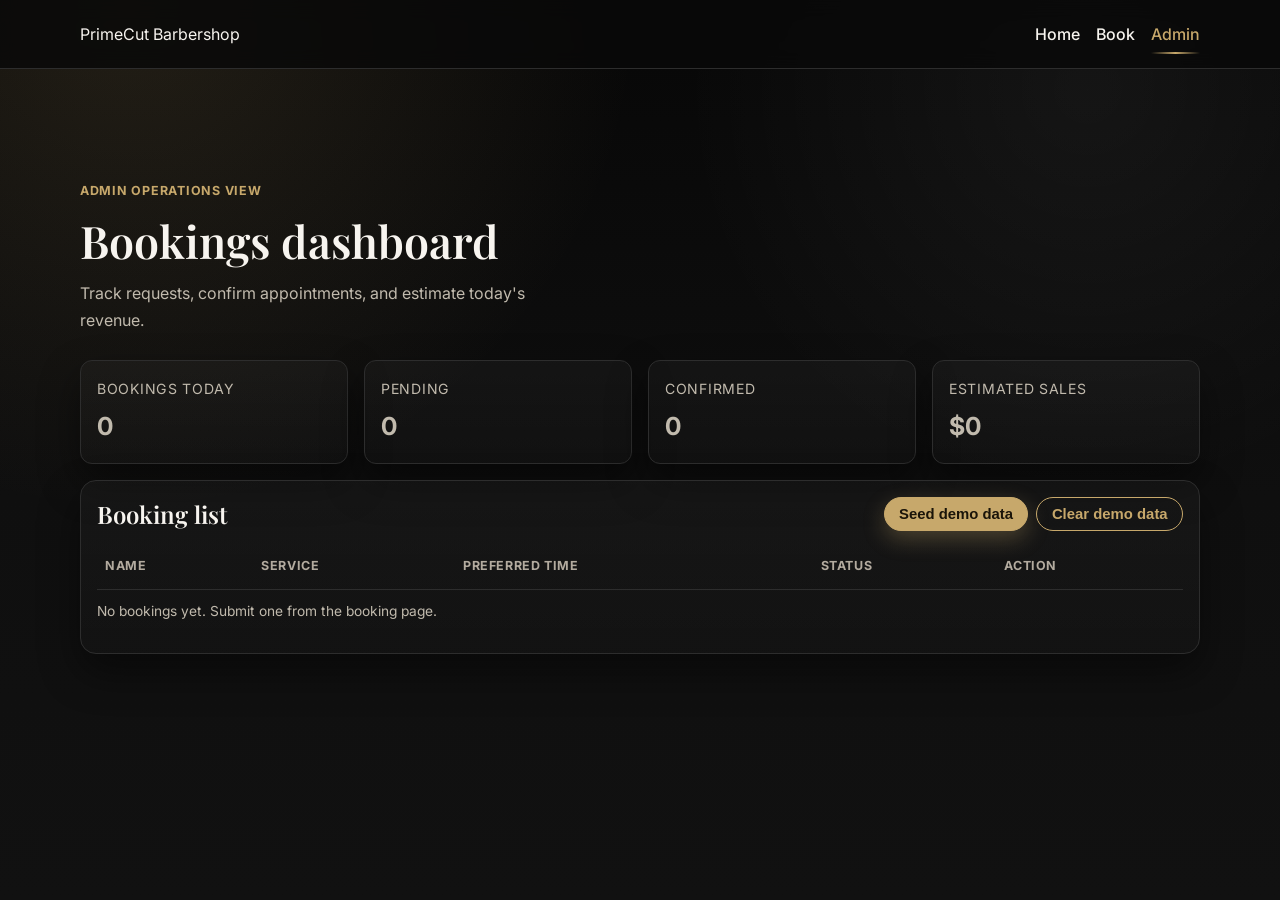
<file: primecut-demo/admin.html>
<!doctype html>
<html lang="en">
<head>
  <meta charset="utf-8">
  <meta name="viewport" content="width=device-width, initial-scale=1">
  <meta name="description" content="PrimeCut Barbershop admin booking management demo.">
  <title>PrimeCut Barbershop Demo | Admin</title>
  <link rel="preconnect" href="https://fonts.googleapis.com">
  <link rel="preconnect" href="https://fonts.gstatic.com" crossorigin>
  <link href="https://fonts.googleapis.com/css2?family=Inter:wght@400;500;600;700;800&family=Playfair+Display:wght@500;600;700&display=swap" rel="stylesheet">
  <link rel="stylesheet" href="../assets/css/styles.css">
  <link rel="stylesheet" href="assets/css/demo.css">
</head>
<body class="demo-body">
  <a class="skip-link" href="#main-content">Skip to content</a>
  <header class="site-header">
    <div class="container nav-wrap">
      <a class="brand" href="index.html">PrimeCut Barbershop</a>
      <nav class="main-nav" aria-label="Demo navigation">
        <a href="index.html">Home</a>
        <a href="booking.html">Book</a>
        <a href="admin.html" aria-current="page">Admin</a>
      </nav>
    </div>
  </header>

  <main id="main-content" class="section">
    <div class="container">
      <section class="reveal admin-header">
        <p class="eyebrow">Admin operations view</p>
        <h1 class="page-title">Bookings dashboard</h1>
        <p class="section-intro">Track requests, confirm appointments, and estimate today's revenue.</p>
      </section>

      <section class="metrics-grid reveal" aria-label="Daily metrics">
        <article class="metric-card">
          <p class="metric-label">Bookings today</p>
          <p class="metric-value" id="metric-total">0</p>
        </article>
        <article class="metric-card">
          <p class="metric-label">Pending</p>
          <p class="metric-value" id="metric-pending">0</p>
        </article>
        <article class="metric-card">
          <p class="metric-label">Confirmed</p>
          <p class="metric-value" id="metric-confirmed">0</p>
        </article>
        <article class="metric-card">
          <p class="metric-label">Estimated sales</p>
          <p class="metric-value" id="metric-sales">$0</p>
        </article>
      </section>

      <section class="table-card reveal">
        <div class="table-head">
          <h2>Booking list</h2>
          <div class="table-actions">
            <button id="seed-bookings" class="btn btn-small" type="button">Seed demo data</button>
            <button id="clear-bookings" class="btn btn-small btn-ghost" type="button">Clear demo data</button>
          </div>
        </div>
        <div class="table-wrap">
          <table>
            <thead>
              <tr>
                <th>Name</th>
                <th>Service</th>
                <th>Preferred time</th>
                <th>Status</th>
                <th>Action</th>
              </tr>
            </thead>
            <tbody id="bookings-body"></tbody>
          </table>
        </div>
        <p id="empty-state" class="form-note">No bookings yet. Submit one from the booking page.</p>
      </section>
    </div>
  </main>

  <script src="../assets/js/main.js"></script>
  <script src="assets/js/storage.js"></script>
  <script src="assets/js/admin.js"></script>
</body>
</html>
</file>
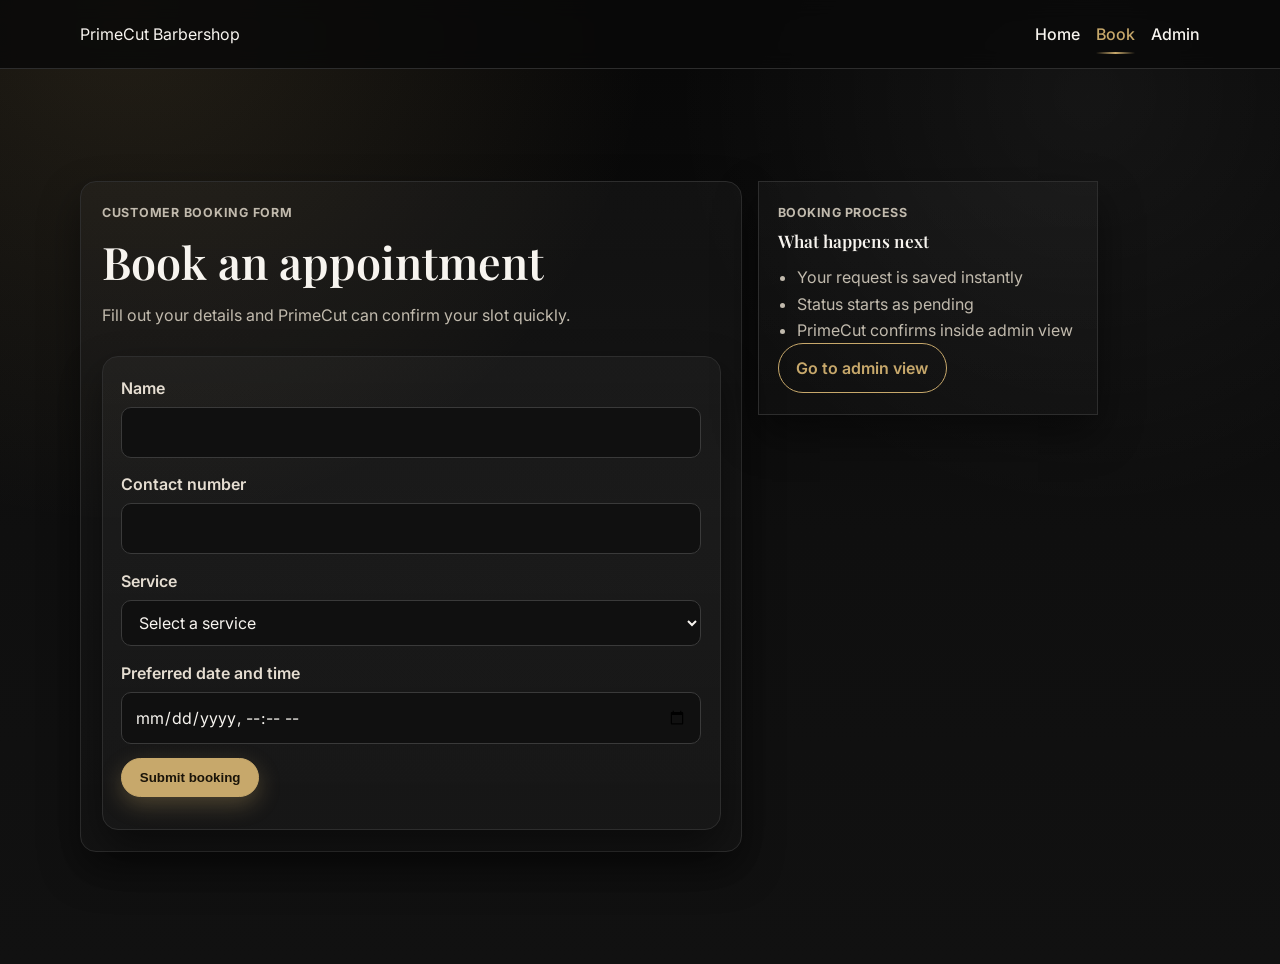
<file: primecut-demo/booking.html>
<!doctype html>
<html lang="en">
<head>
  <meta charset="utf-8">
  <meta name="viewport" content="width=device-width, initial-scale=1">
  <meta name="description" content="Book a PrimeCut Barbershop appointment.">
  <title>PrimeCut Barbershop Demo | Booking</title>
  <link rel="preconnect" href="https://fonts.googleapis.com">
  <link rel="preconnect" href="https://fonts.gstatic.com" crossorigin>
  <link href="https://fonts.googleapis.com/css2?family=Inter:wght@400;500;600;700;800&family=Playfair+Display:wght@500;600;700&display=swap" rel="stylesheet">
  <link rel="stylesheet" href="../assets/css/styles.css">
  <link rel="stylesheet" href="assets/css/demo.css">
</head>
<body class="demo-body">
  <a class="skip-link" href="#main-content">Skip to content</a>
  <header class="site-header">
    <div class="container nav-wrap">
      <a class="brand" href="index.html">PrimeCut Barbershop</a>
      <nav class="main-nav" aria-label="Demo navigation">
        <a href="index.html">Home</a>
        <a href="booking.html" aria-current="page">Book</a>
        <a href="admin.html">Admin</a>
      </nav>
    </div>
  </header>

  <main id="main-content" class="section">
    <div class="container booking-grid">
      <section class="card reveal booking-panel">
        <p class="eyebrow">Customer booking form</p>
        <h1 class="page-title">Book an appointment</h1>
        <p class="section-intro">Fill out your details and PrimeCut can confirm your slot quickly.</p>
        <form id="booking-form" class="contact-form" novalidate>
          <label for="customer-name">Name</label>
          <input id="customer-name" name="name" type="text" required>

          <label for="contact-number">Contact number</label>
          <input id="contact-number" name="contactNumber" type="tel" inputmode="tel" required>

          <label for="service">Service</label>
          <select id="service" name="service" required>
            <option value="">Select a service</option>
            <option value="Classic Haircut">Classic Haircut</option>
            <option value="Skin Fade">Skin Fade</option>
            <option value="Beard Shave + Line Up">Beard Shave + Line Up</option>
            <option value="Haircut + Beard Combo">Haircut + Beard Combo</option>
          </select>

          <label for="preferred-datetime">Preferred date and time</label>
          <input id="preferred-datetime" name="preferredDateTime" type="datetime-local" required>

          <button class="btn" type="submit">Submit booking</button>
          <p id="booking-feedback" class="form-note" aria-live="polite"></p>
        </form>
      </section>

      <aside class="hero-note reveal booking-side-note">
        <p class="panel-label">Booking process</p>
        <h2>What happens next</h2>
        <ul>
          <li>Your request is saved instantly</li>
          <li>Status starts as pending</li>
          <li>PrimeCut confirms inside admin view</li>
        </ul>
        <a class="btn btn-ghost" href="admin.html">Go to admin view</a>
      </aside>
    </div>
  </main>

  <script src="../assets/js/main.js"></script>
  <script src="assets/js/storage.js"></script>
  <script src="assets/js/booking.js"></script>
</body>
</html>
</file>
<file: assets/css/styles.css>
:root {
  --bg: #f6f0e9;
  --bg-muted: #f0ede5;
  --text: #2a2c26;
  --text-soft: #7f8675;
  --line: #b0c4ac;
  --accent: #7c4a2d;
  --accent-dark: #4d200e;
  --surface: #fbf7f1;
  --surface-strong: #f3ebe1;
  --surface-deep: #eadfce;
  --text-strong: #3c322a;
  --radius: 16px;
  --radius-sm: 12px;
  --shadow: 0 12px 30px rgba(16, 19, 18, 0.08);
  --container: 1120px;
}

*,
*::before,
*::after {
  box-sizing: border-box;
}

html {
  scroll-behavior: smooth;
}

body {
  margin: 0;
  font-family: "Inter", sans-serif;
  color: var(--text);
  background: var(--bg);
  line-height: 1.65;
  text-rendering: optimizeLegibility;
}

a {
  color: var(--accent);
  text-decoration: none;
}

a:hover {
  text-decoration: underline;
}

.container {
  width: min(100% - 2rem, var(--container));
  margin-inline: auto;
}

.narrow {
  max-width: 740px;
}

.section {
  padding: 6rem 0;
}

.section--hero {
  padding-bottom: 5rem;
}

.section--start {
  padding-top: 2rem;
  padding-bottom: 5.5rem;
}

.section--authority {
  padding-top: 3rem;
  border-top: 1px solid var(--line);
}

.section--cases {
  padding-top: 6.5rem;
  border-top: 1px solid var(--line);
}

.section--demo {
  padding-top: 6.5rem;
  border-top: 1px solid var(--line);
}

.section--values {
  padding-top: 6.5rem;
}

.section--offer {
  padding-top: 6.5rem;
  border-top: 1px solid var(--line);
}

#process {
  border-top: 1px solid var(--line);
}

.muted {
  background: var(--bg-muted);
}

.section-title {
  margin-top: 0;
  margin-bottom: 0.8rem;
  font-size: clamp(1.75rem, 2.4vw, 2.25rem);
}

.section-intro {
  margin: 0 0 1.7rem;
  color: var(--text-soft);
  max-width: 48ch;
}

.section-note {
  margin: -0.9rem 0 1.2rem;
  color: var(--text-soft);
  font-size: 0.9rem;
}

.site-header {
  position: sticky;
  top: 0;
  z-index: 20;
  background: rgba(251, 247, 241, 0.94);
  backdrop-filter: blur(10px);
  border-bottom: 1px solid var(--line);
}

.nav-wrap {
  min-height: 68px;
  display: flex;
  align-items: center;
  justify-content: space-between;
  gap: 1rem;
}

.brand {
  display: inline-flex;
  align-items: center;
  line-height: 0;
}

.brand-logo {
  display: block;
  height: 36px;
  width: auto;
}

.brand-logo-dark {
  display: none;
}

.brand-jeff {
  display: inline-flex;
  flex-wrap: wrap;
  align-items: center;
  gap: 0.5rem 0.75rem;
  line-height: 1.2;
  max-width: min(100%, 280px);
}

.brand-jeff .brand-logo {
  flex-shrink: 0;
}

.brand-wordmark {
  font-size: 0.95rem;
  font-weight: 800;
  color: var(--text-strong);
  letter-spacing: -0.02em;
  line-height: 1.2;
}

.main-nav {
  display: none;
  align-items: center;
  gap: 1rem;
}

.main-nav a {
  color: var(--text);
  font-weight: 500;
}

.main-nav a.btn {
  color: #fff;
}

.main-nav a.btn:hover,
.main-nav a.btn:focus-visible {
  background: #9a6340;
  border-color: #9a6340;
  box-shadow: 0 11px 24px rgba(124, 74, 45, 0.3);
  transform: translateY(-1px);
  color: #fff;
}

.theme-toggle {
  border: 1px solid var(--line);
  background: var(--surface);
  color: var(--text);
  border-radius: 999px;
  padding: 0.46rem 0.85rem;
  font: inherit;
  font-size: 0.85rem;
  font-weight: 600;
  cursor: pointer;
  transition: background 0.2s ease, border-color 0.2s ease, color 0.2s ease, transform 0.2s ease;
}

.theme-toggle::before {
  content: "🌙";
  margin-right: 0.45rem;
  font-size: 0.9rem;
  line-height: 1;
}

.theme-toggle:hover {
  border-color: var(--accent);
  color: var(--accent);
  transform: translateY(-1px);
}

.theme-toggle[aria-pressed="true"]::before {
  content: "☀️";
}

.hero {
  padding-top: 4.7rem;
}

.hero-grid {
  display: grid;
  gap: 2.75rem;
}

.eyebrow {
  margin: 0 0 0.75rem;
  color: var(--accent);
  font-weight: 700;
  text-transform: uppercase;
  letter-spacing: 0.06em;
  font-size: 0.78rem;
}

h1,
h2,
h3 {
  line-height: 1.2;
  letter-spacing: -0.02em;
}

h1 {
  margin: 0 0 0.9rem;
  font-size: clamp(2rem, 5.2vw, 3.25rem);
  max-width: 14ch;
  font-weight: 800;
}

.lead {
  font-size: clamp(1rem, 2vw, 1.15rem);
  color: var(--text-soft);
  max-width: 54ch;
}

.hero-actions {
  margin-top: 1.5rem;
  display: flex;
  flex-wrap: wrap;
  gap: 0.75rem;
}

.trust-strip {
  list-style: none;
  margin: 1.75rem 0 0;
  padding: 0.85rem 0 0;
  border-top: 1px solid var(--line);
  display: flex;
  flex-wrap: wrap;
  align-items: baseline;
  gap: 0.35rem 0.85rem;
  max-width: 52ch;
}

.trust-strip li {
  font-size: 0.82rem;
  font-weight: 500;
  color: var(--text-soft);
}

.trust-strip li:not(:last-child)::after {
  content: "·";
  margin-left: 0.85rem;
  color: var(--line);
  font-weight: 400;
}

.hero-note {
  padding: 0.25rem 0 0;
  padding-left: 1.25rem;
  border-left: 2px solid var(--accent);
  max-width: 34ch;
}

.panel-label {
  margin: 0 0 0.45rem;
  color: var(--accent);
  font-size: 0.78rem;
  letter-spacing: 0.04em;
  text-transform: uppercase;
  font-weight: 700;
}

.hero-note h2 {
  margin-top: 0;
  margin-bottom: 0.8rem;
  font-size: 1.08rem;
}

.mock-window {
  margin: 1rem 0 1.1rem;
  padding: 0.85rem 0 0;
  border-top: 1px solid var(--line);
}

.dot {
  display: inline-block;
  width: 8px;
  height: 8px;
  border-radius: 999px;
  margin-right: 0.25rem;
  background: var(--line);
}

.mock-row {
  height: 7px;
  background: var(--line);
  border-radius: 999px;
  margin-top: 0.6rem;
}

.mock-row.short {
  width: 62%;
}

.mock-grid {
  display: grid;
  gap: 0.45rem;
  grid-template-columns: repeat(3, minmax(0, 1fr));
  margin-top: 0.6rem;
}

.mock-grid div {
  height: 46px;
  border-radius: 8px;
  background: var(--bg-muted);
}

.hero-note ul {
  margin: 0;
  padding-left: 1.2rem;
}

.start-flow {
  max-width: 52rem;
}

.start-steps {
  margin: 1.25rem 0 0;
  padding-left: 1.35rem;
  display: grid;
  gap: 1rem;
}

.start-steps li {
  color: var(--text-strong);
}

.start-steps li span {
  display: block;
  color: var(--text-soft);
  font-size: 0.93rem;
}

.start-note {
  margin: 1.75rem 0 0;
  padding-top: 1.25rem;
  border-top: 1px solid var(--line);
  color: var(--text-strong);
  font-weight: 500;
  max-width: 48ch;
}

.authority-list {
  display: grid;
  gap: 0;
  margin-top: 0.5rem;
  max-width: 46rem;
}

.authority-item {
  padding: 2rem 0;
  border-bottom: 1px solid var(--line);
}

.authority-item:last-child {
  border-bottom: none;
  padding-bottom: 0;
}

.authority-item h3 {
  margin-top: 0;
  margin-bottom: 0.5rem;
}

.authority-item p {
  margin: 0;
  color: var(--text-soft);
  max-width: 52ch;
}

.btn {
  display: inline-flex;
  align-items: center;
  justify-content: center;
  border: 1px solid var(--accent);
  background: var(--accent);
  color: #fff;
  font-weight: 600;
  border-radius: 999px;
  padding: 0.68rem 1.1rem;
  box-shadow: 0 7px 16px rgba(124, 74, 45, 0.22);
  transition: transform 0.2s ease, background 0.2s ease, border-color 0.2s ease, box-shadow 0.2s ease;
}

.btn:hover {
  text-decoration: none;
  background: var(--accent-dark);
  border-color: var(--accent-dark);
  transform: translateY(-1px);
  box-shadow: 0 9px 20px rgba(77, 32, 14, 0.25);
}

.btn:focus-visible,
input:focus-visible,
textarea:focus-visible,
a:focus-visible {
  outline: 3px solid rgba(124, 74, 45, 0.35);
  outline-offset: 2px;
}

.btn-ghost {
  background: transparent;
  color: var(--accent);
  box-shadow: none;
}

.btn-small {
  padding: 0.52rem 0.9rem;
  font-size: 0.93rem;
}

.card-grid,
.step-grid {
  display: grid;
  gap: 1rem;
}

.card {
  border: 1px solid var(--line);
  border-radius: var(--radius);
  padding: 1.25rem;
  background: var(--surface);
  box-shadow: 0 2px 0 rgba(16, 19, 18, 0.03);
  transition: transform 0.25s ease, box-shadow 0.25s ease, border-color 0.25s ease;
}

.card:hover {
  transform: translateY(-2px);
  box-shadow: 0 14px 28px rgba(16, 19, 18, 0.08);
  border-color: var(--surface-deep);
}

.step {
  padding: 0.35rem 0 2.25rem;
  border: none;
  border-radius: 0;
  background: transparent;
  box-shadow: none;
}

.step:hover {
  transform: none;
  box-shadow: none;
}

.card h3,
.step h3 {
  margin-top: 0;
  margin-bottom: 0.4rem;
}

.card p,
.step p {
  margin-top: 0;
  color: var(--text-soft);
}

.card ul {
  margin: 0;
  padding-left: 1.1rem;
}

.demo-wrap {
  display: grid;
  gap: 1.1rem;
  align-items: center;
}

.demo-aside {
  min-height: 0;
  border-radius: 0;
  border: none;
  border-left: 1px solid var(--line);
  background: transparent;
  display: grid;
  align-content: start;
  gap: 1rem;
  padding: 0 0 0 1.5rem;
  font-weight: 600;
  color: var(--text-strong);
}

.demo-top {
  display: flex;
  gap: 0.35rem;
}

.demo-top span {
  width: 9px;
  height: 9px;
  border-radius: 999px;
  background: var(--text-soft);
}

.demo-caption {
  margin-top: -0.4rem;
  color: var(--text-soft);
}

.demo-flow {
  margin: 0.65rem 0 0.4rem;
  font-size: 0.92rem;
  color: var(--text-strong);
}

.demo-proves {
  margin: 0;
  padding-left: 1rem;
  color: var(--text-soft);
}

.demo-proves li + li {
  margin-top: 0.35rem;
}

.demo-points {
  margin: 0;
  padding-left: 1rem;
  font-size: 0.95rem;
}

.demo-points li + li {
  margin-top: 0.35rem;
}

.demo-actions {
  margin-top: 1rem;
  display: flex;
  flex-wrap: wrap;
  gap: 0.65rem;
}

.proof-grid {
  display: grid;
  gap: 1rem;
}

.case-stack {
  display: flex;
  flex-direction: column;
  gap: 0;
  margin-top: 0.5rem;
}

.proof-item {
  padding: 3rem 0;
  border-bottom: 1px solid var(--line);
}

.proof-item:first-child {
  padding-top: 1.5rem;
}

.proof-item:last-child {
  border-bottom: none;
  padding-bottom: 0.5rem;
}

.proof-item h3 {
  margin-top: 0;
  margin-bottom: 0.65rem;
  max-width: 28ch;
}

.proof-list {
  margin: 1rem 0 1.25rem;
  padding-left: 1.15rem;
  color: var(--text-soft);
}

.proof-list li + li {
  margin-top: 0.55rem;
}

.link-inline {
  display: inline-block;
  margin-top: 0.25rem;
  font-weight: 600;
  font-size: 0.95rem;
  text-decoration: underline;
  text-underline-offset: 0.18em;
}

.link-inline:hover {
  text-decoration-thickness: 2px;
}

.proof-preview {
  width: 100%;
  max-width: 640px;
  height: auto;
  border-radius: 8px;
  border: none;
  margin: 0.35rem 0 1.25rem;
  box-shadow: none;
}

.values-grid {
  display: grid;
  gap: 2.5rem 2rem;
  margin-top: 0.5rem;
}

.value-item h3 {
  margin-top: 0;
  margin-bottom: 0.45rem;
}

.value-item p {
  margin: 0;
  color: var(--text-soft);
  max-width: 36ch;
}

.testimonial-grid {
  display: grid;
  gap: 2.5rem 2rem;
  margin-top: 0.5rem;
}

.testimonial-item {
  padding: 0;
  border: none;
  background: transparent;
  max-width: 38ch;
}

.proof-preview-dark {
  display: none;
}

.testimonial-quote {
  font-size: 1.03rem;
  color: var(--text-strong);
  line-height: 1.6;
}

.testimonial-meta {
  margin-top: 0.7rem;
  font-size: 0.92rem;
  color: var(--text-soft);
}

.package-grid {
  display: grid;
  gap: 1rem;
}

.package-card {
  border: 1px solid var(--line);
  border-radius: var(--radius);
  background: var(--surface);
  padding: 1.2rem;
  box-shadow: 0 2px 0 rgba(16, 19, 18, 0.03);
  transition: transform 0.25s ease, box-shadow 0.25s ease, border-color 0.25s ease;
}

.package-card:hover {
  transform: translateY(-2px);
  box-shadow: 0 14px 28px rgba(16, 19, 18, 0.08);
  border-color: var(--surface-deep);
}

.package-featured {
  border-color: var(--line);
  background: linear-gradient(160deg, var(--surface), var(--surface-strong));
}

.package-card h3 {
  margin-top: 0;
  margin-bottom: 0.5rem;
}

.package-desc {
  margin: 0 0 0.7rem;
  color: var(--text-soft);
}

.package-card ul {
  margin: 0 0 1rem;
  padding-left: 1.05rem;
}

.case-block {
  margin-top: 1rem;
  border: 1px solid var(--line);
  border-radius: var(--radius);
  background: linear-gradient(160deg, var(--surface), var(--surface-strong));
  padding: 1.2rem;
  box-shadow: var(--shadow);
}

.case-block h3 {
  margin-top: 0;
  margin-bottom: 0.6rem;
}

.case-block p {
  margin: 0.35rem 0;
  color: var(--text-strong);
}

.step-num {
  display: inline-block;
  color: var(--accent);
  font-weight: 700;
  font-size: 0.84rem;
  margin-bottom: 0.4rem;
}

.contact-wrap {
  display: grid;
  gap: 2.5rem;
}

.contact-copy h2 {
  margin-top: 0;
}

.quick-links {
  margin-top: 1rem;
  display: flex;
  flex-wrap: wrap;
  gap: 0.9rem;
}

.quick-link {
  border: 1px solid var(--line);
  border-radius: 999px;
  color: var(--text);
  padding: 0.42rem 0.78rem;
  font-weight: 600;
  transition: border-color 0.2s ease, color 0.2s ease;
}

.quick-link:hover {
  border-color: var(--accent);
  color: var(--accent);
  text-decoration: none;
}

.contact-trust {
  margin-top: 1rem;
  color: var(--text-soft);
  max-width: 40ch;
}

.response-note {
  margin-top: 0.8rem;
  border-left: 3px solid var(--accent);
  padding-left: 0.7rem;
  color: var(--text-strong);
  font-weight: 500;
}

.contact-form {
  background: var(--surface);
  border: 1px solid var(--line);
  border-radius: var(--radius);
  padding: 1.15rem;
  box-shadow: var(--shadow);
}

.contact-form label {
  display: block;
  margin-bottom: 0.35rem;
  font-weight: 600;
}

.contact-form input,
.contact-form textarea,
.contact-form select {
  width: 100%;
  margin-bottom: 0.85rem;
  border: 1px solid var(--line);
  border-radius: 10px;
  padding: 0.7rem 0.8rem;
  font: inherit;
  background: var(--surface);
  color: var(--text);
}

.form-note {
  margin-top: 0.65rem;
  font-size: 0.86rem;
  color: var(--text-soft);
}

.trust-footer-section {
  padding-top: 3rem;
  padding-bottom: 4rem;
}

.trust-footer {
  border: none;
  border-radius: 0;
  border-top: 1px solid var(--line);
  background: transparent;
  box-shadow: none;
  padding: 2rem 0 0;
  display: grid;
  gap: 0.65rem;
}

.cta-section {
  border-top: 1px solid var(--line);
  padding-top: 6.5rem;
}

.trust-footer p {
  margin: 0;
  color: var(--text-soft);
}

.mobile-cta {
  position: fixed;
  left: 0;
  right: 0;
  bottom: 0;
  z-index: 30;
  display: flex;
  justify-content: center;
  gap: 0.7rem;
  padding: 0.6rem 1rem calc(0.6rem + env(safe-area-inset-bottom));
  background: rgba(246, 240, 233, 0.92);
  backdrop-filter: blur(8px);
  border-top: 1px solid var(--line);
}

.skip-link {
  position: absolute;
  left: -9999px;
  top: auto;
}

.skip-link:focus {
  left: 1rem;
  top: 1rem;
  background: var(--surface);
  border: 1px solid var(--line);
  border-radius: 8px;
  padding: 0.4rem 0.65rem;
  z-index: 40;
}

.reveal {
  opacity: 0;
  transform: translateY(10px);
  transition: opacity 0.5s ease, transform 0.5s ease;
}

.reveal.in-view {
  opacity: 1;
  transform: translateY(0);
}

@media (min-width: 720px) {
  .main-nav {
    display: flex;
  }

  .hero-grid {
    grid-template-columns: 1.25fr 1fr;
    align-items: start;
  }

  .card-grid {
    grid-template-columns: repeat(3, minmax(0, 1fr));
  }

  .step-grid {
    grid-template-columns: repeat(3, minmax(0, 1fr));
  }

  .demo-wrap {
    grid-template-columns: 1fr 1.15fr;
    gap: 2.5rem;
    align-items: start;
  }

  .package-grid {
    grid-template-columns: repeat(3, minmax(0, 1fr));
  }

  .values-grid {
    grid-template-columns: repeat(3, minmax(0, 1fr));
  }

  .testimonial-grid {
    grid-template-columns: repeat(2, minmax(0, 1fr));
  }

  .contact-wrap {
    grid-template-columns: 1fr 1.1fr;
    align-items: start;
  }

  .mobile-cta {
    display: none;
  }
}

@media (max-width: 719px) {
  .theme-toggle {
    margin-left: auto;
  }

  .demo-aside {
    border-left: none;
    padding-left: 0;
    padding-top: 1.75rem;
    margin-top: 1.25rem;
    border-top: 1px solid var(--line);
  }
}

[data-theme="dark"] {
  --bg: #1a1a1a;
  --bg-muted: #222222;
  --text: #f2eee9;
  --text-soft: #d8cec1;
  --line: #4a4540;
  --accent: #c49b6a;
  --accent-dark: #a67f55;
  --surface: #242424;
  --surface-strong: #2d2d2d;
  --surface-deep: #373737;
  --text-strong: #fff6ec;
  --shadow: 0 14px 34px rgba(0, 0, 0, 0.35);
}

[data-theme="dark"] .site-header {
  background: rgba(26, 26, 26, 0.9);
}

[data-theme="dark"] .brand-logo-light {
  display: none;
}

[data-theme="dark"] .brand-logo-dark {
  display: block;
}

[data-theme="dark"] .proof-preview-light {
  display: none;
}

[data-theme="dark"] .proof-preview-dark {
  display: block;
}

[data-theme="dark"] .btn {
  color: #1a1a1a;
}

[data-theme="dark"] .btn-ghost {
  color: var(--accent);
}

[data-theme="dark"] .mobile-cta {
  background: rgba(26, 26, 26, 0.92);
}

@media (min-width: 1024px) {
  .section {
    padding: 7rem 0;
  }

  .hero {
    padding-top: 5.5rem;
  }
}

@media (prefers-reduced-motion: reduce) {
  html {
    scroll-behavior: auto;
  }

  .reveal {
    opacity: 1;
    transform: none;
    transition: none;
  }

  .btn {
    transition: none;
  }
}
</file>
<file: primecut-demo/assets/css/demo.css>
.demo-body {
  --bg: #090909;
  --bg-muted: #101010;
  --surface: #141414;
  --surface-strong: #1c1c1c;
  --line: #2d2d2d;
  --text: #f7f4ef;
  --text-soft: #c1baad;
  --accent: #c7a86b;
  --accent-dark: #a38752;
  --focus: rgba(199, 168, 107, 0.45);
  --shadow: 0 18px 40px rgba(0, 0, 0, 0.45);
  --radius: 16px;
  --radius-sm: 12px;
  background:
    radial-gradient(circle at 10% 0%, rgba(199, 168, 107, 0.14), transparent 35%),
    radial-gradient(circle at 85% 10%, rgba(255, 255, 255, 0.05), transparent 30%),
    linear-gradient(180deg, #070707, #0f0f0f 55%, #111111);
  color: var(--text);
  min-height: 100vh;
}

.demo-body .site-header {
  background: rgba(9, 9, 9, 0.82);
  border-bottom: 1px solid var(--line);
}

.demo-body .brand,
.demo-body .main-nav a {
  color: var(--text);
}

.demo-body .main-nav a:hover {
  color: var(--accent);
}

.demo-body .main-nav a[aria-current="page"] {
  color: var(--accent);
  position: relative;
}

.demo-body .main-nav a[aria-current="page"]::after {
  content: "";
  position: absolute;
  left: 0;
  right: 0;
  bottom: -0.45rem;
  height: 2px;
  background: linear-gradient(90deg, transparent, var(--accent), transparent);
}

.demo-body h1,
.demo-body h2,
.demo-body h3 {
  font-family: "Playfair Display", "Times New Roman", serif;
  letter-spacing: 0;
  font-weight: 600;
}

.demo-body .eyebrow {
  color: var(--accent);
}

.demo-body .lead,
.demo-body .section-intro,
.demo-body p {
  color: var(--text-soft);
}

.demo-body .hero {
  padding-top: 5rem;
}

.demo-body .hero-surface {
  border: 1px solid rgba(199, 168, 107, 0.28);
  border-radius: var(--radius);
  box-shadow: var(--shadow);
  padding: 1.4rem;
  background:
    linear-gradient(115deg, rgba(7, 7, 7, 0.92), rgba(15, 15, 15, 0.86)),
    url("https://images.unsplash.com/photo-1622296089863-eb7fc530daa8?auto=format&fit=crop&w=1600&q=80") center/cover no-repeat;
}

.demo-body .hero-note,
.demo-body .card,
.demo-body .contact-form,
.demo-body .table-card,
.demo-body .metric-card {
  background: linear-gradient(180deg, rgba(255, 255, 255, 0.03), rgba(255, 255, 255, 0.01));
  border: 1px solid var(--line);
  box-shadow: var(--shadow);
}

.demo-body .hero-note h2,
.demo-body .card h3,
.demo-body .table-head h2,
.demo-body .admin-header h1 {
  color: var(--text);
}

.demo-body .hero-note ul,
.demo-body .card p,
.demo-body .form-note {
  color: var(--text-soft);
}

.demo-body .card:hover,
.demo-body .step:hover {
  border-color: rgba(199, 168, 107, 0.44);
  box-shadow: 0 20px 38px rgba(0, 0, 0, 0.52);
}

.demo-body .muted {
  background: rgba(255, 255, 255, 0.02);
}

.page-title {
  margin: 0 0 0.8rem;
  font-size: clamp(1.95rem, 4vw, 2.8rem);
  max-width: 18ch;
  color: var(--text);
}

.booking-panel {
  padding: 1.3rem;
}

.booking-side-note {
  padding: 1.3rem 1.15rem;
}

.service-price {
  font-weight: 700;
  color: var(--accent);
}

.booking-grid {
  display: grid;
  gap: 1rem;
  align-items: start;
}

.contact-form select,
.demo-body .contact-form input,
.demo-body .contact-form textarea {
  width: 100%;
  margin-bottom: 0.85rem;
  border: 1px solid #3a3a3a;
  border-radius: 10px;
  padding: 0.7rem 0.8rem;
  font: inherit;
  background: #101010;
  color: var(--text);
}

.demo-body .contact-form label {
  color: #e5ddd1;
}

.demo-body .btn {
  border: 1px solid var(--accent);
  background: var(--accent);
  color: #1a1409;
  box-shadow: 0 8px 22px rgba(199, 168, 107, 0.3);
}

.demo-body .btn:hover {
  background: var(--accent-dark);
  border-color: var(--accent-dark);
  color: #140f06;
}

.demo-body .btn-ghost {
  background: transparent;
  color: var(--accent);
  box-shadow: none;
}

.demo-body .btn:focus-visible,
.demo-body input:focus-visible,
.demo-body select:focus-visible,
.demo-body textarea:focus-visible,
.demo-body a:focus-visible {
  outline: 3px solid var(--focus);
  outline-offset: 2px;
}

.metrics-grid {
  display: grid;
  gap: 1rem;
  margin-bottom: 1rem;
}

.metric-card {
  border-radius: var(--radius-sm);
  padding: 1rem;
}

.metric-label {
  margin: 0;
  color: var(--text-soft);
  font-size: 0.88rem;
  text-transform: uppercase;
  letter-spacing: 0.05em;
}

.admin-header {
  margin-bottom: 0.8rem;
}

.metric-value {
  margin: 0.35rem 0 0;
  font-size: 1.55rem;
  font-weight: 700;
  color: var(--text);
}

.table-card {
  border-radius: var(--radius);
  padding: 1rem;
}

.table-head {
  display: flex;
  justify-content: space-between;
  gap: 0.75rem;
  align-items: center;
}

.table-head h2 {
  margin: 0;
}

.table-actions {
  display: flex;
  flex-wrap: wrap;
  gap: 0.5rem;
}

.table-wrap {
  overflow-x: auto;
  margin-top: 0.8rem;
}

.demo-body table {
  width: 100%;
  border-collapse: collapse;
}

.demo-body th,
.demo-body td {
  text-align: left;
  padding: 0.75rem 0.5rem;
  border-bottom: 1px solid var(--line);
  vertical-align: middle;
  color: #e9e3d8;
}

.demo-body tbody tr:hover {
  background: rgba(199, 168, 107, 0.08);
}

.demo-body th {
  font-size: 0.78rem;
  text-transform: uppercase;
  color: #b3ab9f;
  letter-spacing: 0.05em;
}

.status-badge {
  display: inline-flex;
  align-items: center;
  justify-content: center;
  font-size: 0.76rem;
  font-weight: 700;
  text-transform: capitalize;
  border-radius: 999px;
  padding: 0.2rem 0.55rem;
}

.status-pending {
  color: #f2d8a0;
  background: rgba(122, 89, 27, 0.35);
  border: 1px solid rgba(214, 170, 74, 0.33);
}

.status-confirmed {
  color: #c8f0d8;
  background: rgba(22, 104, 69, 0.35);
  border: 1px solid rgba(83, 190, 138, 0.35);
}

.error-text {
  color: #ff9aa7;
  font-weight: 600;
  border-left: 3px solid #ff9aa7;
  padding-left: 0.55rem;
}

.success-text {
  color: #adefca;
  font-weight: 600;
  border-left: 3px solid #adefca;
  padding-left: 0.55rem;
}

@media (min-width: 780px) {
  .booking-grid {
    grid-template-columns: 1.2fr 0.8fr;
  }

  .metrics-grid {
    grid-template-columns: repeat(4, minmax(0, 1fr));
  }
}
</file>
